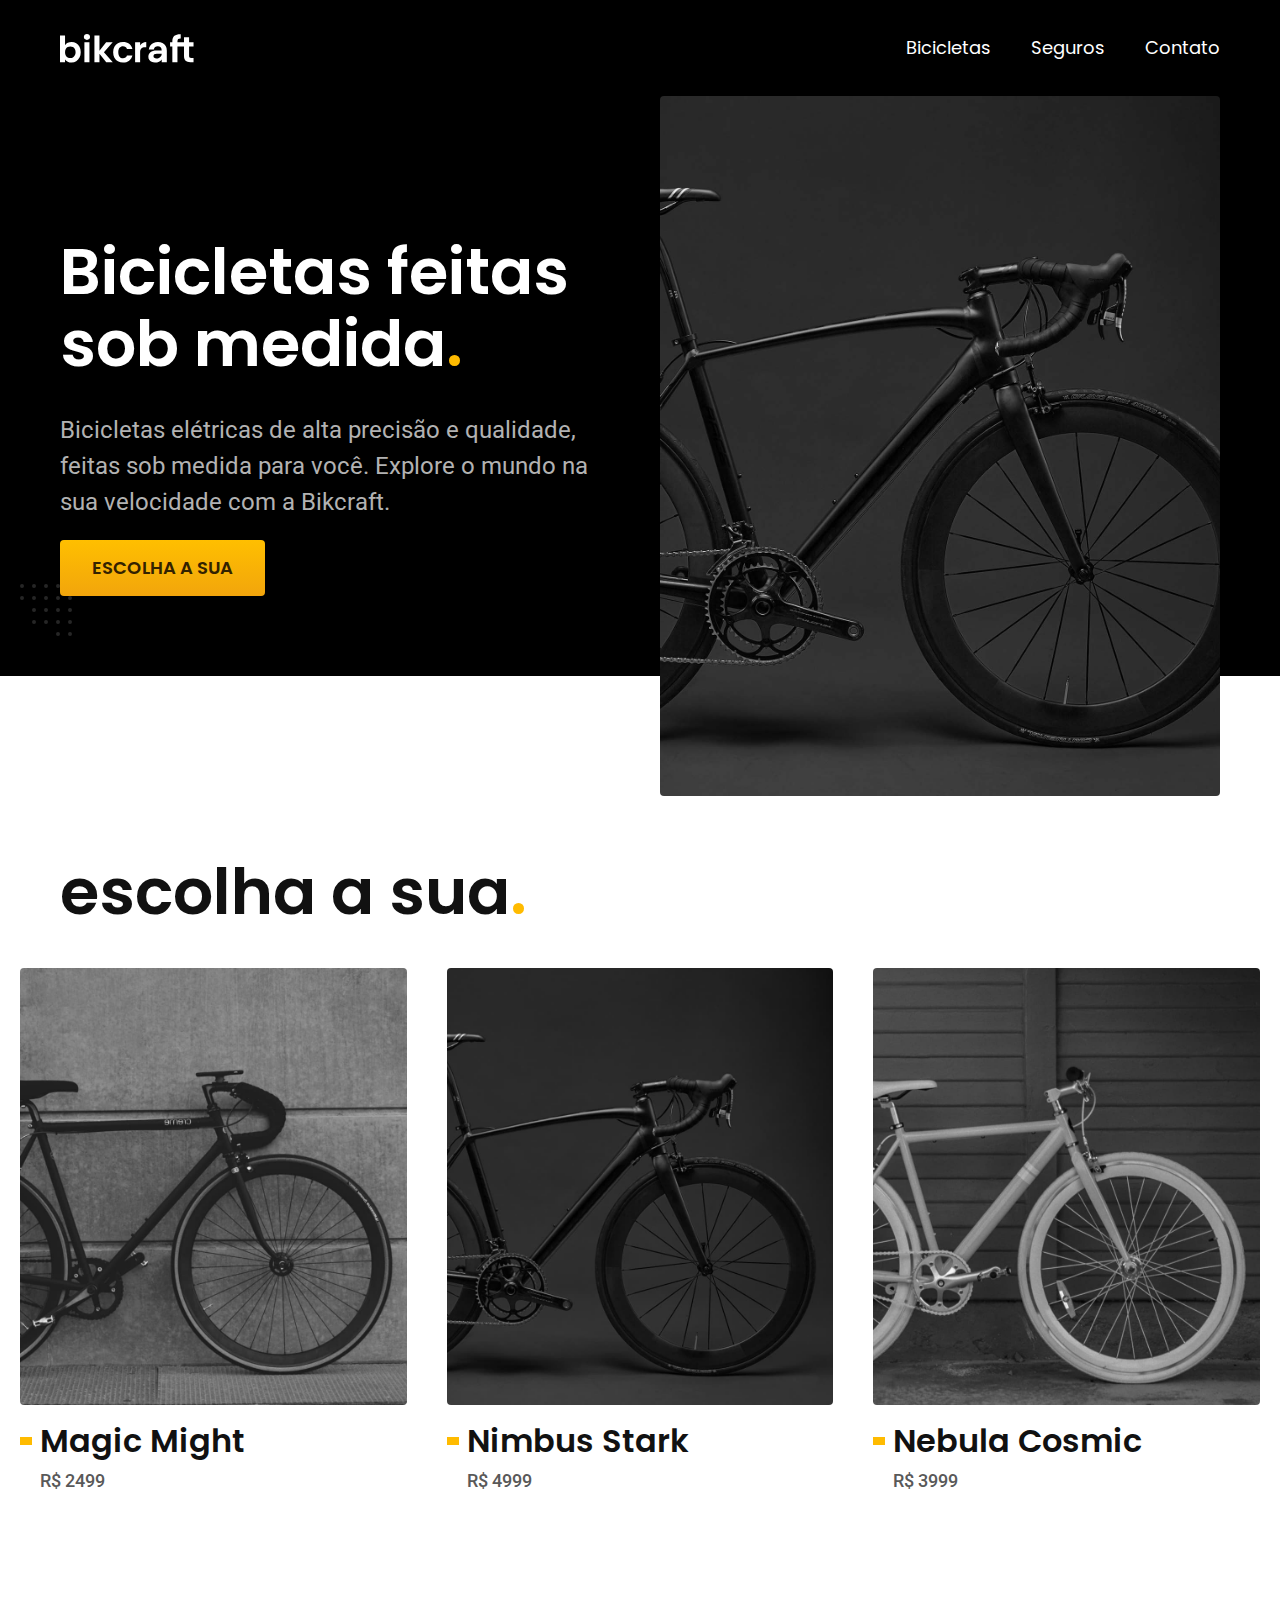
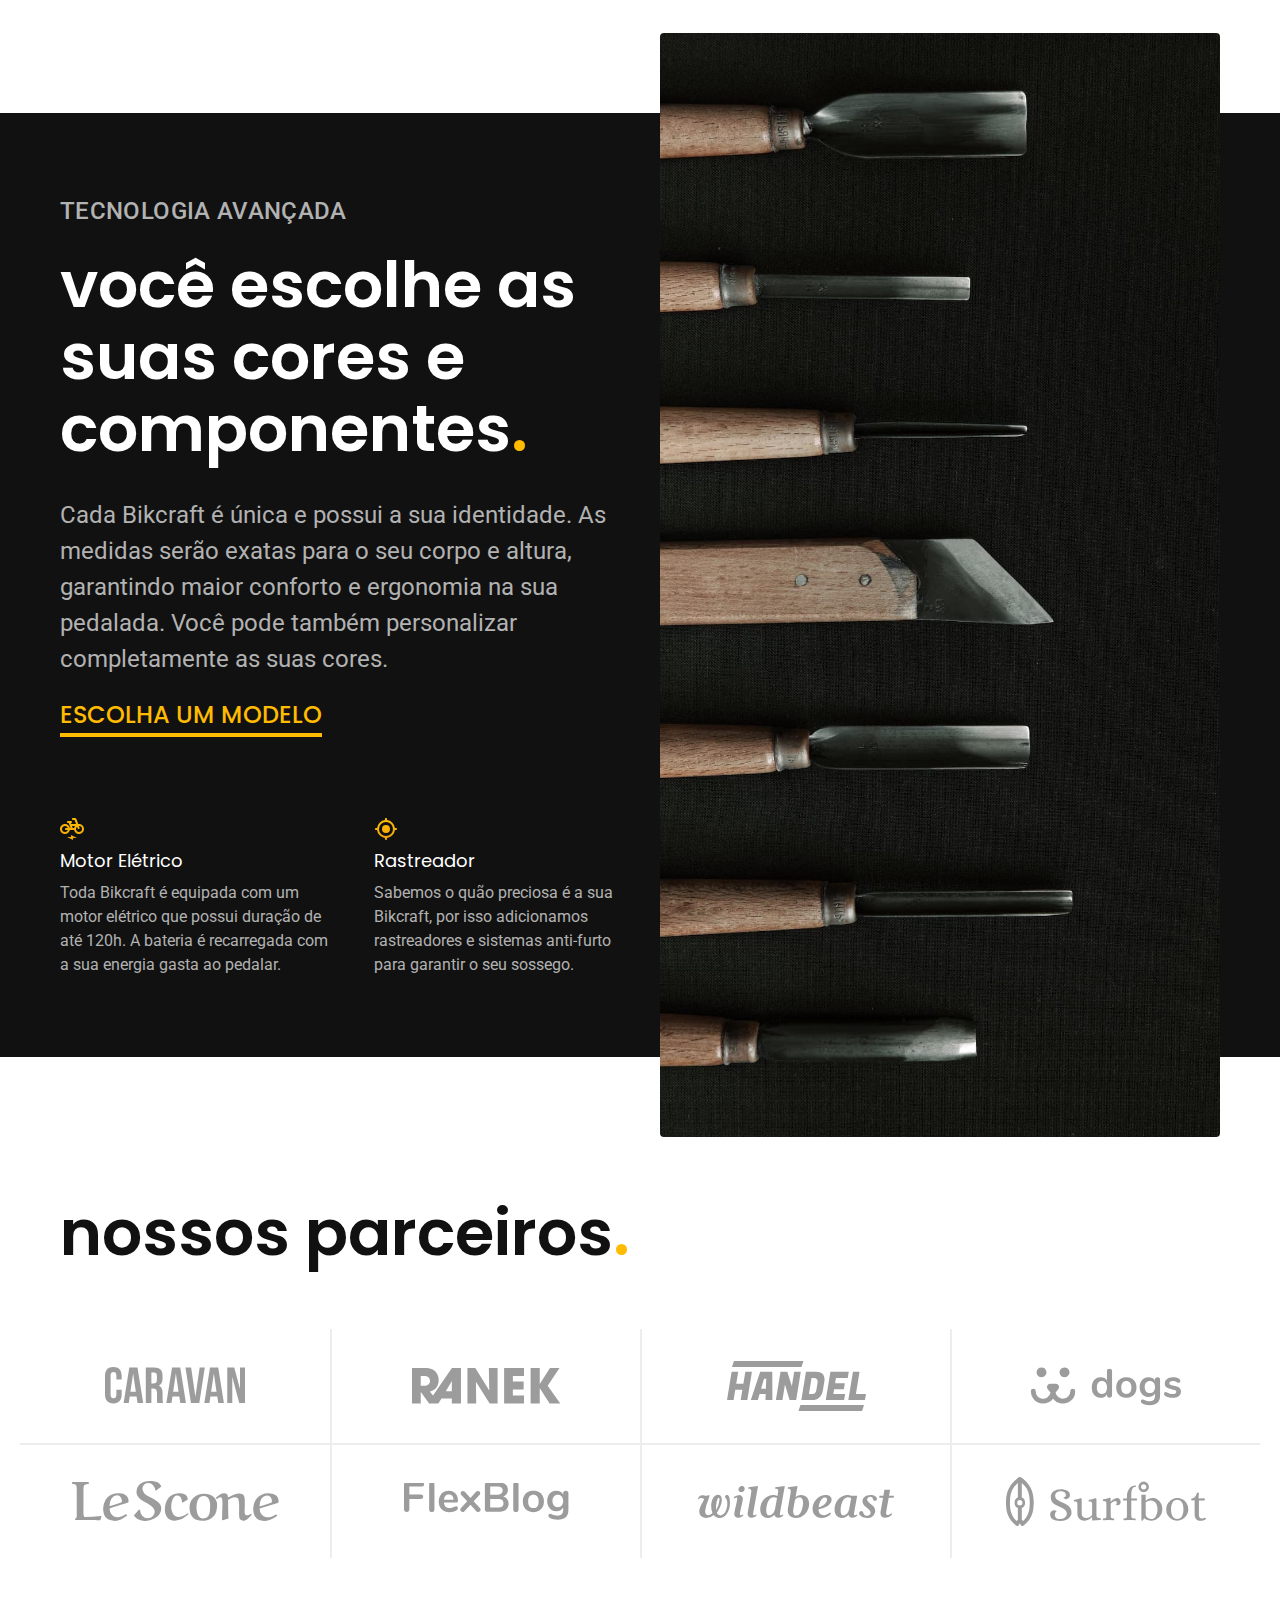
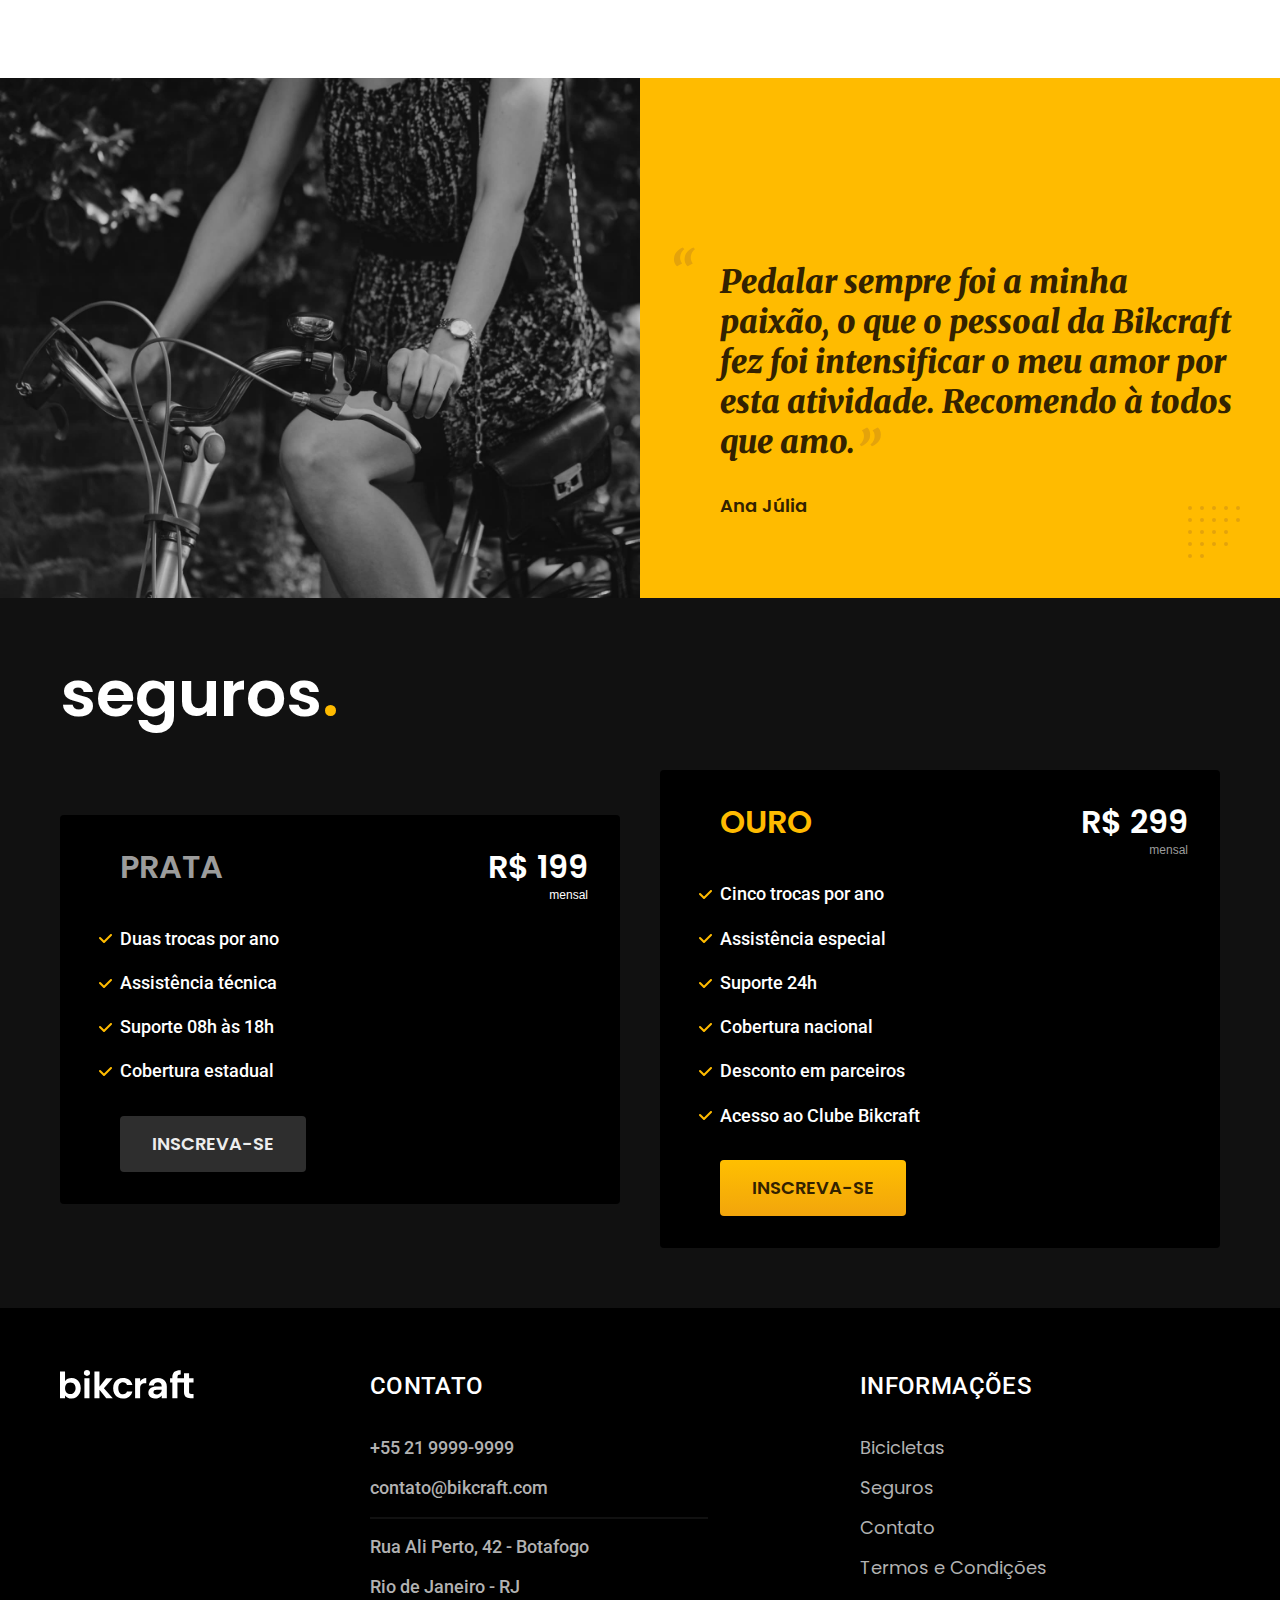
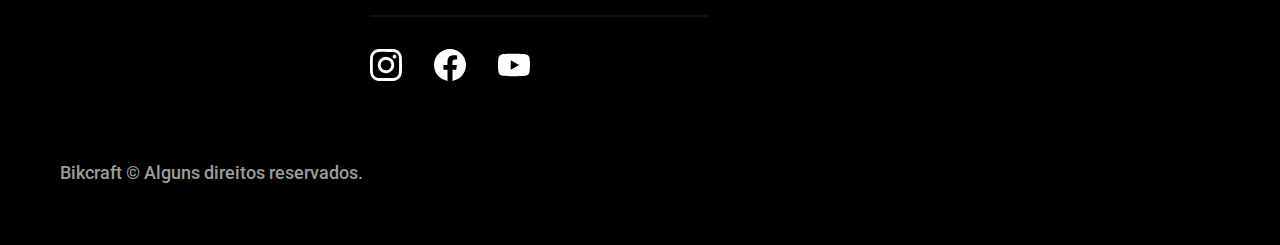
<file: index.html>
<!DOCTYPE html>

<html lang="pt-BR">
    <head>
        <meta charset="UTF-8" />
        <meta name="viewport" content="width=device-width, initial-scale=1.0" />
        <meta http-equiv="X-UA-Compatible" content="IE-edge" />
        <meta
            name="description"
            content="Bicicletas elétricas de alta precisão e qualidade, feitas sob medida para você. Explore o mundo na sua velocidade com a Bikcraft."
        />
        <title>Bikcraft - Bicicletas Elétricas</title>
        <link rel="preload" href="./css/style.css" as="style" />
        <link rel="stylesheet" href="./css/style.css" />

        <link rel="preconnect" href="https://fonts.googleapis.com" />
        <link rel="preconnect" href="https://fonts.gstatic.com" crossorigin />
        <link
            href="https://fonts.googleapis.com/css2?family=Merriweather:ital,wght@1,900&family=Poppins:wght@400;600&family=Roboto:wght@400;500&display=swap"
            rel="stylesheet"
        />
        <script>
            document.documentElement.classList.add('js');
        </script>
    </head>
    <body>
        <header class="header-bg">
            <div class="header container">
                <a href="./">
                    <img
                        src="./img/bikcraft.svg"
                        width="136"
                        height="32"
                        alt="Bikcraft"
                    />
                </a>

                <nav aria-label="primaria">
                    <ul class="header-menu font-1-m cor-0">
                        <li><a href="./bicicletas.html">Bicicletas</a></li>
                        <li><a href="./seguros.html">Seguros</a></li>
                        <li><a href="./contato.html">Contato</a></li>
                    </ul>
                </nav>
            </div>
        </header>

        <main class="introducao-bg">
            <div class="introducao container">
                <div class="introducao-conteudo">
                    <h1 class="font-1-xxl cor-0 fadeInDown" data-anime="200">
                        Bicicletas feitas sob medida<span class="cor-p1">.</span>
                    </h1>
                    <p class="font-2-l cor-5 fadeInDown" data-anime="400">
                        Bicicletas elétricas de alta precisão e qualidade, feitas sob
                        medida para você. Explore o mundo na sua velocidade com a
                        Bikcraft.
                    </p>
                    <a class="botao fadeInDown" data-anime="600" href="./bicicletas.html"
                        >Escolha a sua</a
                    >
                </div>

                <picture class="fadeInDown" data-anime="800">
                    <source
                        media="(max-width: 800px)"
                        srcset="./img/bicicletas/nimbus.jpg"
                    />
                    <img
                        src="./img/fotos/introducao.jpg"
                        alt="Bicicleta elétrica preta."
                    />
                </picture>
            </div>
        </main>

        <article class="bicicletas-lista">
            <h2 class="container font-1-xxl">
                escolha a sua<span class="cor-p1">.</span>
            </h2>

            <ul>
                <li>
                    <a href="./bicicletas/magic.html">
                        <img
                            src="./img/bicicletas/magic-home.jpg"
                            width="920"
                            height="1040"
                            alt="Bicicleta preta"
                        />
                        <h3 class="font-1-xl">Magic Might</h3>
                        <span class="font-2-m cor-8">R$ 2499</span>
                    </a>
                </li>
                <li>
                    <a href="./bicicletas/nimbus.html">
                        <img
                            src="./img/bicicletas/nimbus-home.jpg"
                            width="920"
                            height="1040"
                            alt="Bicicleta preta"
                        />
                        <h3 class="font-1-xl">Nimbus Stark</h3>
                        <span class="font-2-m cor-8">R$ 4999</span>
                    </a>
                </li>
                <li>
                    <a href="./bicicletas/nebula.html">
                        <img
                            src="./img/bicicletas/nebula-home.jpg"
                            width="920"
                            height="1040"
                            alt="Bicicleta preta"
                        />
                        <h3 class="font-1-xl">Nebula Cosmic</h3>
                        <span class="font-2-m cor-8">R$ 3999</span>
                    </a>
                </li>
            </ul>
        </article>

        <article class="tecnologia-bg">
            <div class="tecnologia container">
                <div class="tecnologia-conteudo">
                    <span class="cor-5 font-2-l-b">Tecnologia Avançada</span>
                    <h2 class="cor-0 font-1-xxl">
                        você escolhe as suas cores e componentes<span class="cor-p1"
                            >.</span
                        >
                    </h2>
                    <p class="cor-5 font-2-l">
                        Cada Bikcraft é única e possui a sua identidade. As medidas serão
                        exatas para o seu corpo e altura, garantindo maior conforto e
                        ergonomia na sua pedalada. Você pode também personalizar
                        completamente as suas cores.
                    </p>
                    <a class="link" href="./bicicletas.html">Escolha um modelo</a>

                    <div class="tecnologia-vantagens">
                        <div>
                            <img
                                src="./img/icones/eletrica.svg"
                                width="32"
                                height="32"
                                alt=""
                            />
                            <h3 class="cor-0 font-1-m">Motor Elétrico</h3>
                            <p class="cor-5 font-2-s">
                                Toda Bikcraft é equipada com um motor elétrico que possui
                                duração de até 120h. A bateria é recarregada com a sua
                                energia gasta ao pedalar.
                            </p>
                        </div>

                        <div>
                            <img
                                src="./img/icones/rastreador.svg"
                                width="32"
                                height="32"
                                alt=""
                            />
                            <h3 class="cor-0 font-1-m">Rastreador</h3>
                            <p class="cor-5 font-2-s">
                                Sabemos o quão preciosa é a sua Bikcraft, por isso
                                adicionamos rastreadores e sistemas anti-furto para
                                garantir o seu sossego.
                            </p>
                        </div>
                    </div>
                </div>

                <div class="tecnologia-imagem">
                    <img
                        src="./img/fotos/tecnologia.jpg"
                        width="1200"
                        height="1920"
                        alt=""
                    />
                </div>
            </div>
        </article>

        <section class="parceiros" aria-label="Nossos Parceiros">
            <h2 class="font-1-xxl container">
                nossos parceiros<span class="cor-p1">.</span>
            </h2>

            <ul>
                <li>
                    <img
                        src="./img/parceiros/caravan.svg"
                        width="140"
                        height="38"
                        alt="caravan"
                    />
                </li>
                <li>
                    <img
                        src="./img/parceiros/ranek.svg"
                        width="149"
                        height="36"
                        alt="ranek"
                    />
                </li>
                <li>
                    <img
                        src="./img/parceiros/handel.svg"
                        width="139"
                        height="50"
                        alt="handel"
                    />
                </li>
                <li>
                    <img
                        src="./img/parceiros/dogs.svg"
                        width="152"
                        height="39"
                        alt="dogs"
                    />
                </li>
                <li>
                    <img
                        src="./img/parceiros/lescone.svg"
                        width="208"
                        height="41"
                        alt="lescone"
                    />
                </li>
                <li>
                    <img
                        src="./img/parceiros/flexblog.svg"
                        width="165"
                        height="38"
                        alt="flexblog"
                    />
                </li>
                <li>
                    <img
                        src="./img/parceiros/wildbeast.svg"
                        width="196"
                        height="34"
                        alt="wildbeast"
                    />
                </li>
                <li>
                    <img
                        src="./img/parceiros/surfbot.svg"
                        width="200"
                        height="49"
                        alt="surfbot"
                    />
                </li>
            </ul>
        </section>

        <section class="depoimento" aria-label="Depoimento">
            <div>
                <img
                    src="./img/fotos/depoimento.jpg"
                    width="1560"
                    height="1360"
                    alt="Pessoa pedalando um bicicleta Bikcraft"
                />
            </div>
            <div class="depoimento-conteudo">
                <blockquote class="cor-p5 font-1-xl">
                    <p>
                        Pedalar sempre foi a minha paixão, o que o pessoal da Bikcraft fez
                        foi intensificar o meu amor por esta atividade. Recomendo à todos
                        que amo.
                    </p>
                </blockquote>
                <span class="font-1-m-b cor-p5">Ana Júlia</span>
            </div>
        </section>

        <article class="seguros-bg">
            <div class="seguros container">
                <h2 class="font-1-xxl cor-0">seguros<span class="cor-p1">.</span></h2>

                <div class="seguros-item">
                    <h3 class="font-1-xl cor-6">PRATA</h3>
                    <span class="font-1-xl cor-0"
                        >R$ 199 <span class="font-1-xs">mensal</span></span
                    >
                    <ul class="font-2-m cor-0">
                        <li>Duas trocas por ano</li>
                        <li>Assistência técnica</li>
                        <li>Suporte 08h às 18h</li>
                        <li>Cobertura estadual</li>
                    </ul>
                    <a class="botao-secundario" href="./orcamento.html">Inscreva-se</a>
                </div>

                <div class="seguros-item">
                    <h3 class="font-1-xl cor-p1">OURO</h3>
                    <span class="font-1-xl cor-0"
                        >R$ 299 <span class="font-1-xs cor-6">mensal</span></span
                    >
                    <ul class="font-2-m cor-0">
                        <li>Cinco trocas por ano</li>
                        <li>Assistência especial</li>
                        <li>Suporte 24h</li>
                        <li>Cobertura nacional</li>
                        <li>Desconto em parceiros</li>
                        <li>Acesso ao Clube Bikcraft</li>
                    </ul>
                    <a class="botao" href="./orcamento.html">Inscreva-se</a>
                </div>
            </div>
        </article>

        <footer class="footer-bg">
            <div class="footer container">
                <img src="./img/bikcraft.svg" width="136" height="32" alt="Bikcraft" />
                <div class="footer-contato">
                    <h3 class="font-2-l-b cor-0">Contato</h3>
                    <ul class="font-2-m cor-5">
                        <li><a href="tel:+552199999999">+55 21 9999-9999</a></li>
                        <li>
                            <a href="mailto:contato@bikcraft.com">contato@bikcraft.com</a>
                        </li>
                        <li>Rua Ali Perto, 42 - Botafogo</li>
                        <li>Rio de Janeiro - RJ</li>
                    </ul>
                    <div class="footer-redes">
                        <a href="./"
                            ><img
                                src="./img/redes/instagram.svg"
                                width="32"
                                height="32"
                                alt="Instagram"
                        /></a>
                        <a href="./"
                            ><img
                                src="./img/redes/facebook.svg"
                                width="32"
                                height="32"
                                alt="Facebook"
                        /></a>
                        <a href="./"
                            ><img
                                src="./img/redes/youtube.svg"
                                width="32"
                                height="32"
                                alt="Youtube"
                        /></a>
                    </div>
                </div>
                <div class="footer-informacoes">
                    <h3 class="font-2-l-b cor-0">Informações</h3>
                    <nav>
                        <ul class="font-1-m cor-5">
                            <li><a href="./bicicletas.html">Bicicletas</a></li>
                            <li><a href="./seguros.html">Seguros</a></li>
                            <li><a href="./contato.html">Contato</a></li>
                            <li><a href="./termos.html">Termos e Condições</a></li>
                        </ul>
                    </nav>
                </div>
                <p class="footer-copy font-2-m cor-6">
                    Bikcraft © Alguns direitos reservados.
                </p>
            </div>
        </footer>

        <script src="./js/plugins/simple-anime.js"></script>
        <script src="./js/script.js"></script>
    </body>
</html>
</file>
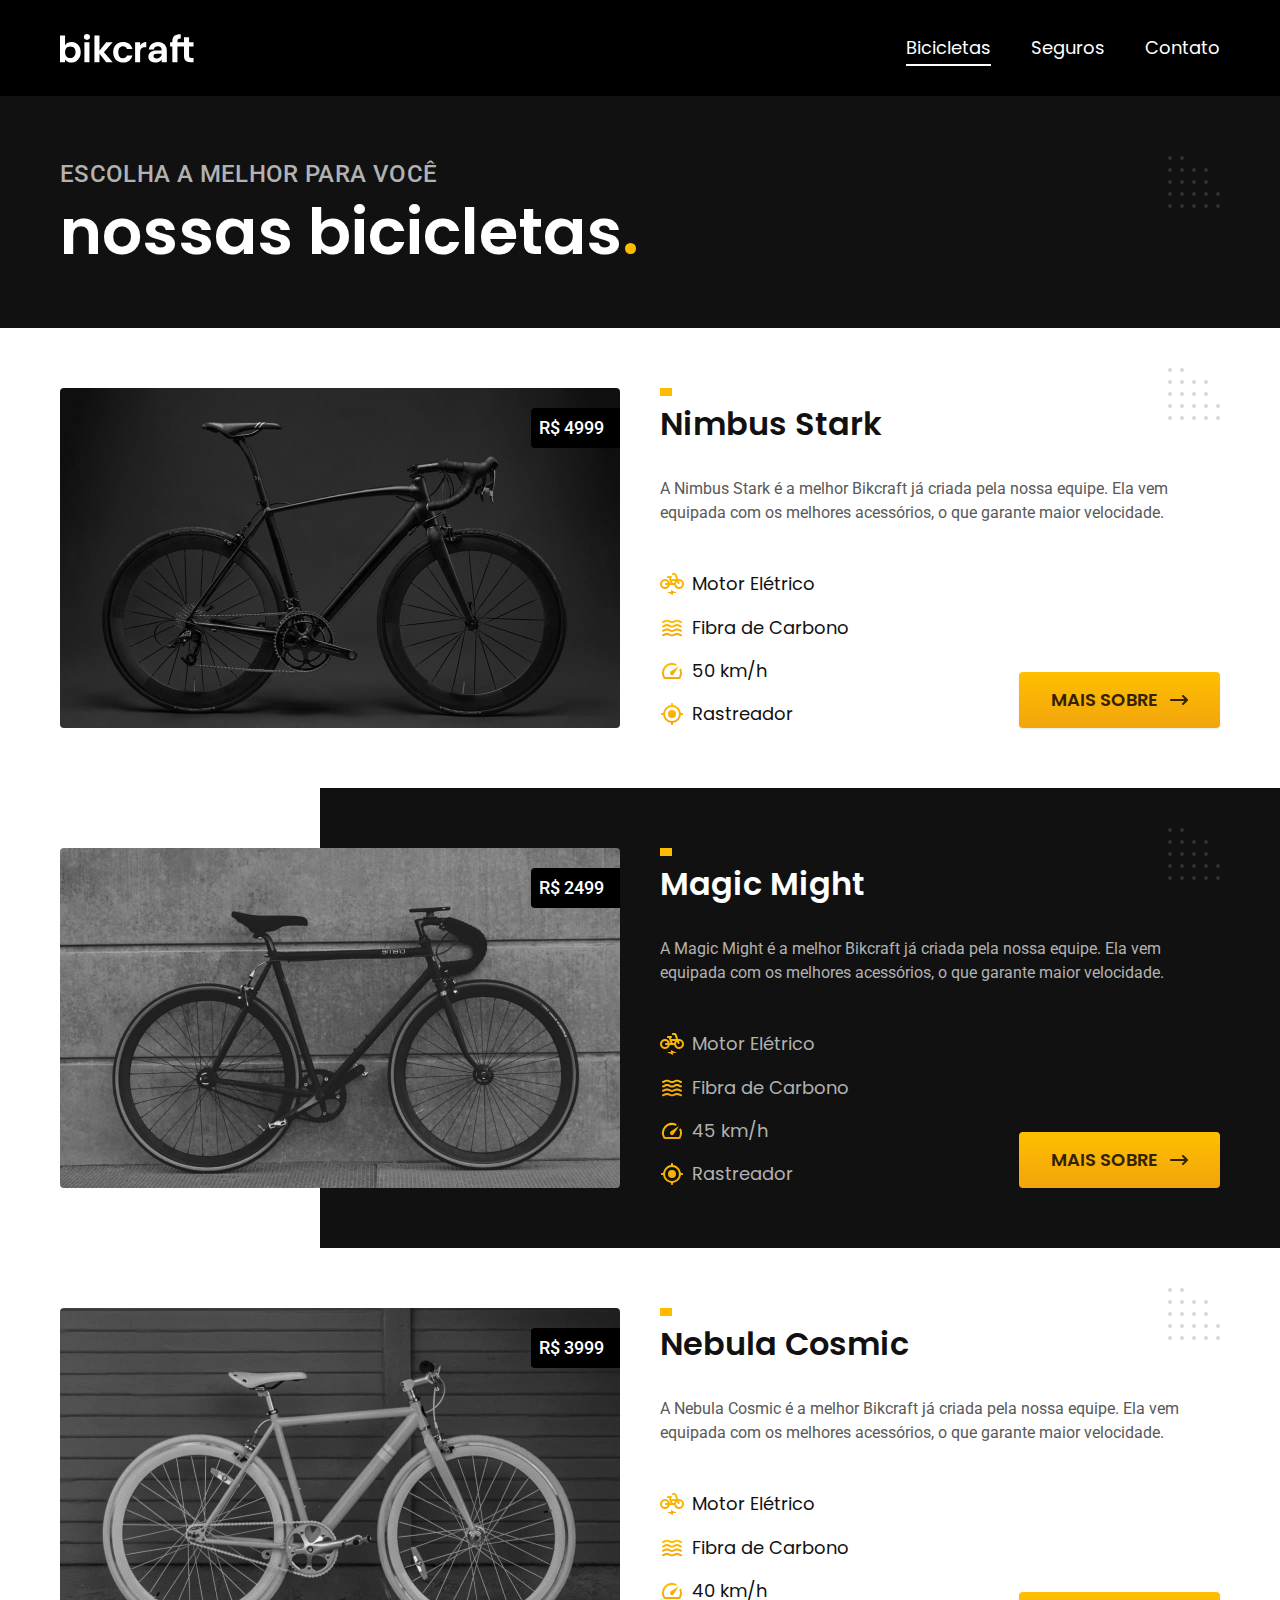
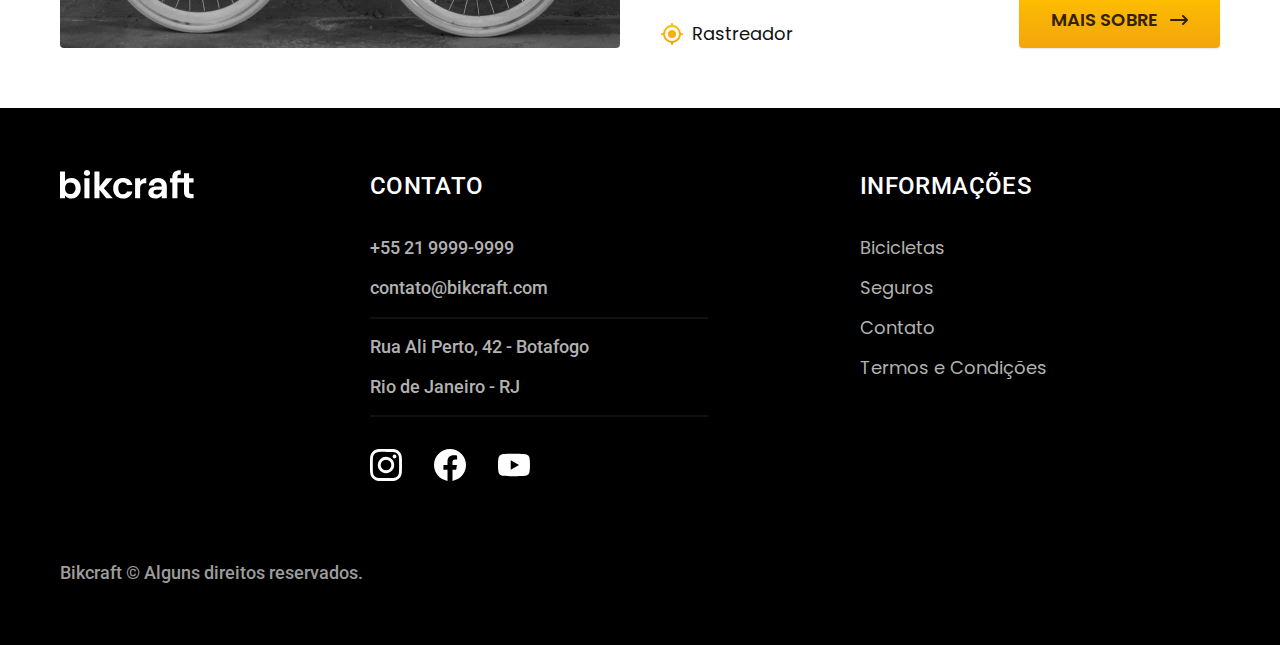
<file: bicicletas.html>
<!DOCTYPE html>

<html lang="pt-BR">
    <head>
        <meta charset="UTF-8" />
        <meta name="viewport" content="width=device-width, initial-scale=1.0" />
        <meta http-equiv="X-UA-Compatible" content="IE-edge" />
        <meta name="description" content="Termos e condições" />
        <title>Bicicletas | Bikcraft</title>
        <link rel="preload" href="./css/style.css" as="style" />
        <link rel="stylesheet" href="./css/style.css" />

        <link rel="preconnect" href="https://fonts.googleapis.com" />
        <link rel="preconnect" href="https://fonts.gstatic.com" crossorigin />
        <link
            href="https://fonts.googleapis.com/css2?family=Merriweather:ital,wght@1,900&family=Poppins:wght@400;600&family=Roboto:wght@400;500&display=swap"
            rel="stylesheet"
        />
        <script>
            document.documentElement.classList.add('js');
        </script>
    </head>
    <body>
        <header class="header-bg">
            <div class="header container">
                <a href="./">
                    <img
                        src="./img/bikcraft.svg"
                        width="136"
                        height="32"
                        alt="Bikcraft"
                    />
                </a>

                <nav aria-label="primaria">
                    <ul class="header-menu font-1-m cor-0">
                        <li><a href="./bicicletas.html">Bicicletas</a></li>
                        <li><a href="./seguros.html">Seguros</a></li>
                        <li><a href="./contato.html">Contato</a></li>
                    </ul>
                </nav>
            </div>
        </header>

        <main>
            <div class="titulo-bg">
                <div class="titulo container">
                    <p class="font-2-l-b cor-5">Escolha a melhor para você</p>
                    <h1 class="font-1-xxl cor-0">
                        nossas bicicletas<span class="cor-p1">.</span>
                    </h1>
                </div>
            </div>

            <div class="bicicletas container">
                <div class="bicicletas-imagem">
                    <img
                        src="./img/bicicletas/nimbus.jpg"
                        width="1120"
                        height="680"
                        alt="Bicicleta preta"
                    />
                    <span class="font-2-m cor-0">R$ 4999</span>
                </div>
                <div class="bicicletas-conteudo">
                    <h2 class="font-1-xl">Nimbus Stark</h2>
                    <p class="font-2-s cor-8">
                        A Nimbus Stark é a melhor Bikcraft já criada pela nossa equipe.
                        Ela vem equipada com os melhores acessórios, o que garante maior
                        velocidade.
                    </p>
                    <ul class="font-1-m cor8">
                        <li>
                            <img
                                src="./img/icones/eletrica.svg"
                                width="32"
                                height="32"
                                alt=""
                            />
                            Motor Elétrico
                        </li>
                        <li>
                            <img
                                src="./img/icones/carbono.svg"
                                width="32"
                                height="32"
                                alt=""
                            />
                            Fibra de Carbono
                        </li>
                        <li>
                            <img
                                src="./img/icones/velocidade.svg"
                                width="32"
                                height="32"
                                alt=""
                            />
                            50 km/h
                        </li>
                        <li>
                            <img
                                src="./img/icones/rastreador.svg"
                                width="32"
                                height="32"
                                alt=""
                            />
                            Rastreador
                        </li>
                    </ul>
                    <a class="botao seta" href="./bicicletas/nimbus.html">Mais Sobre</a>
                </div>
            </div>

            <div class="bicicletas-bg">
                <div class="bicicletas container">
                    <div class="bicicletas-imagem">
                        <img
                            src="./img/bicicletas/magic.jpg"
                            width="1120"
                            height="680"
                            alt="Bicicleta preta"
                        />
                        <span class="font-2-m cor-0">R$ 2499</span>
                    </div>
                    <div class="bicicletas-conteudo">
                        <h2 class="font-1-xl cor-0">Magic Might</h2>
                        <p class="font-2-s cor-5">
                            A Magic Might é a melhor Bikcraft já criada pela nossa equipe.
                            Ela vem equipada com os melhores acessórios, o que garante
                            maior velocidade.
                        </p>
                        <ul class="font-1-m cor-5">
                            <li>
                                <img
                                    src="./img/icones/eletrica.svg"
                                    width="32"
                                    height="32"
                                    alt=""
                                />
                                Motor Elétrico
                            </li>
                            <li>
                                <img
                                    src="./img/icones/carbono.svg"
                                    width="32"
                                    height="32"
                                    alt=""
                                />
                                Fibra de Carbono
                            </li>
                            <li>
                                <img
                                    src="./img/icones/velocidade.svg"
                                    width="32"
                                    height="32"
                                    alt=""
                                />
                                45 km/h
                            </li>
                            <li>
                                <img
                                    src="./img/icones/rastreador.svg"
                                    width="32"
                                    height="32"
                                    alt=""
                                />
                                Rastreador
                            </li>
                        </ul>
                        <a class="botao seta" href="./bicicletas/magic.html"
                            >Mais Sobre</a
                        >
                    </div>
                </div>
            </div>

            <div class="bicicletas container">
                <div class="bicicletas-imagem">
                    <img
                        src="./img/bicicletas/nebula.jpg"
                        width="1120"
                        height="680"
                        alt="Bicicleta preta"
                    />
                    <span class="font-2-m cor-0">R$ 3999</span>
                </div>
                <div class="bicicletas-conteudo">
                    <h2 class="font-1-xl">Nebula Cosmic</h2>
                    <p class="font-2-s cor-8">
                        A Nebula Cosmic é a melhor Bikcraft já criada pela nossa equipe.
                        Ela vem equipada com os melhores acessórios, o que garante maior
                        velocidade.
                    </p>
                    <ul class="font-1-m cor8">
                        <li>
                            <img
                                src="./img/icones/eletrica.svg"
                                width="32"
                                height="32"
                                alt=""
                            />
                            Motor Elétrico
                        </li>
                        <li>
                            <img
                                src="./img/icones/carbono.svg"
                                width="32"
                                height="32"
                                alt=""
                            />
                            Fibra de Carbono
                        </li>
                        <li>
                            <img
                                src="./img/icones/velocidade.svg"
                                width="32"
                                height="32"
                                alt=""
                            />
                            40 km/h
                        </li>
                        <li>
                            <img
                                src="./img/icones/rastreador.svg"
                                width="32"
                                height="32"
                                alt=""
                            />
                            Rastreador
                        </li>
                    </ul>
                    <a class="botao seta" href="./bicicletas/nebula.html">Mais Sobre</a>
                </div>
            </div>
        </main>

        <footer class="footer-bg">
            <div class="footer container">
                <img src="./img/bikcraft.svg" width="136" height="32" alt="Bikcraft" />
                <div class="footer-contato">
                    <h3 class="font-2-l-b cor-0">Contato</h3>
                    <ul class="font-2-m cor-5">
                        <li><a href="tel:+552199999999">+55 21 9999-9999</a></li>
                        <li>
                            <a href="mailto:contato@bikcraft.com">contato@bikcraft.com</a>
                        </li>
                        <li>Rua Ali Perto, 42 - Botafogo</li>
                        <li>Rio de Janeiro - RJ</li>
                    </ul>
                    <div class="footer-redes">
                        <a href="./"
                            ><img
                                src="./img/redes/instagram.svg"
                                width="32"
                                height="32"
                                alt="Instagram"
                        /></a>
                        <a href="./"
                            ><img
                                src="./img/redes/facebook.svg"
                                width="32"
                                height="32"
                                alt="Facebook"
                        /></a>
                        <a href="./"
                            ><img
                                src="./img/redes/youtube.svg"
                                width="32"
                                height="32"
                                alt="Youtube"
                        /></a>
                    </div>
                </div>
                <div class="footer-informacoes">
                    <h3 class="font-2-l-b cor-0">Informações</h3>
                    <nav>
                        <ul class="font-1-m cor-5">
                            <li><a href="./bicicletas.html">Bicicletas</a></li>
                            <li><a href="./seguros.html">Seguros</a></li>
                            <li><a href="./contato.html">Contato</a></li>
                            <li><a href="./termos.html">Termos e Condições</a></li>
                        </ul>
                    </nav>
                </div>
                <p class="footer-copy font-2-m cor-6">
                    Bikcraft © Alguns direitos reservados.
                </p>
            </div>
        </footer>

        <script src="./js/script.js"></script>
    </body>
</html>
</file>
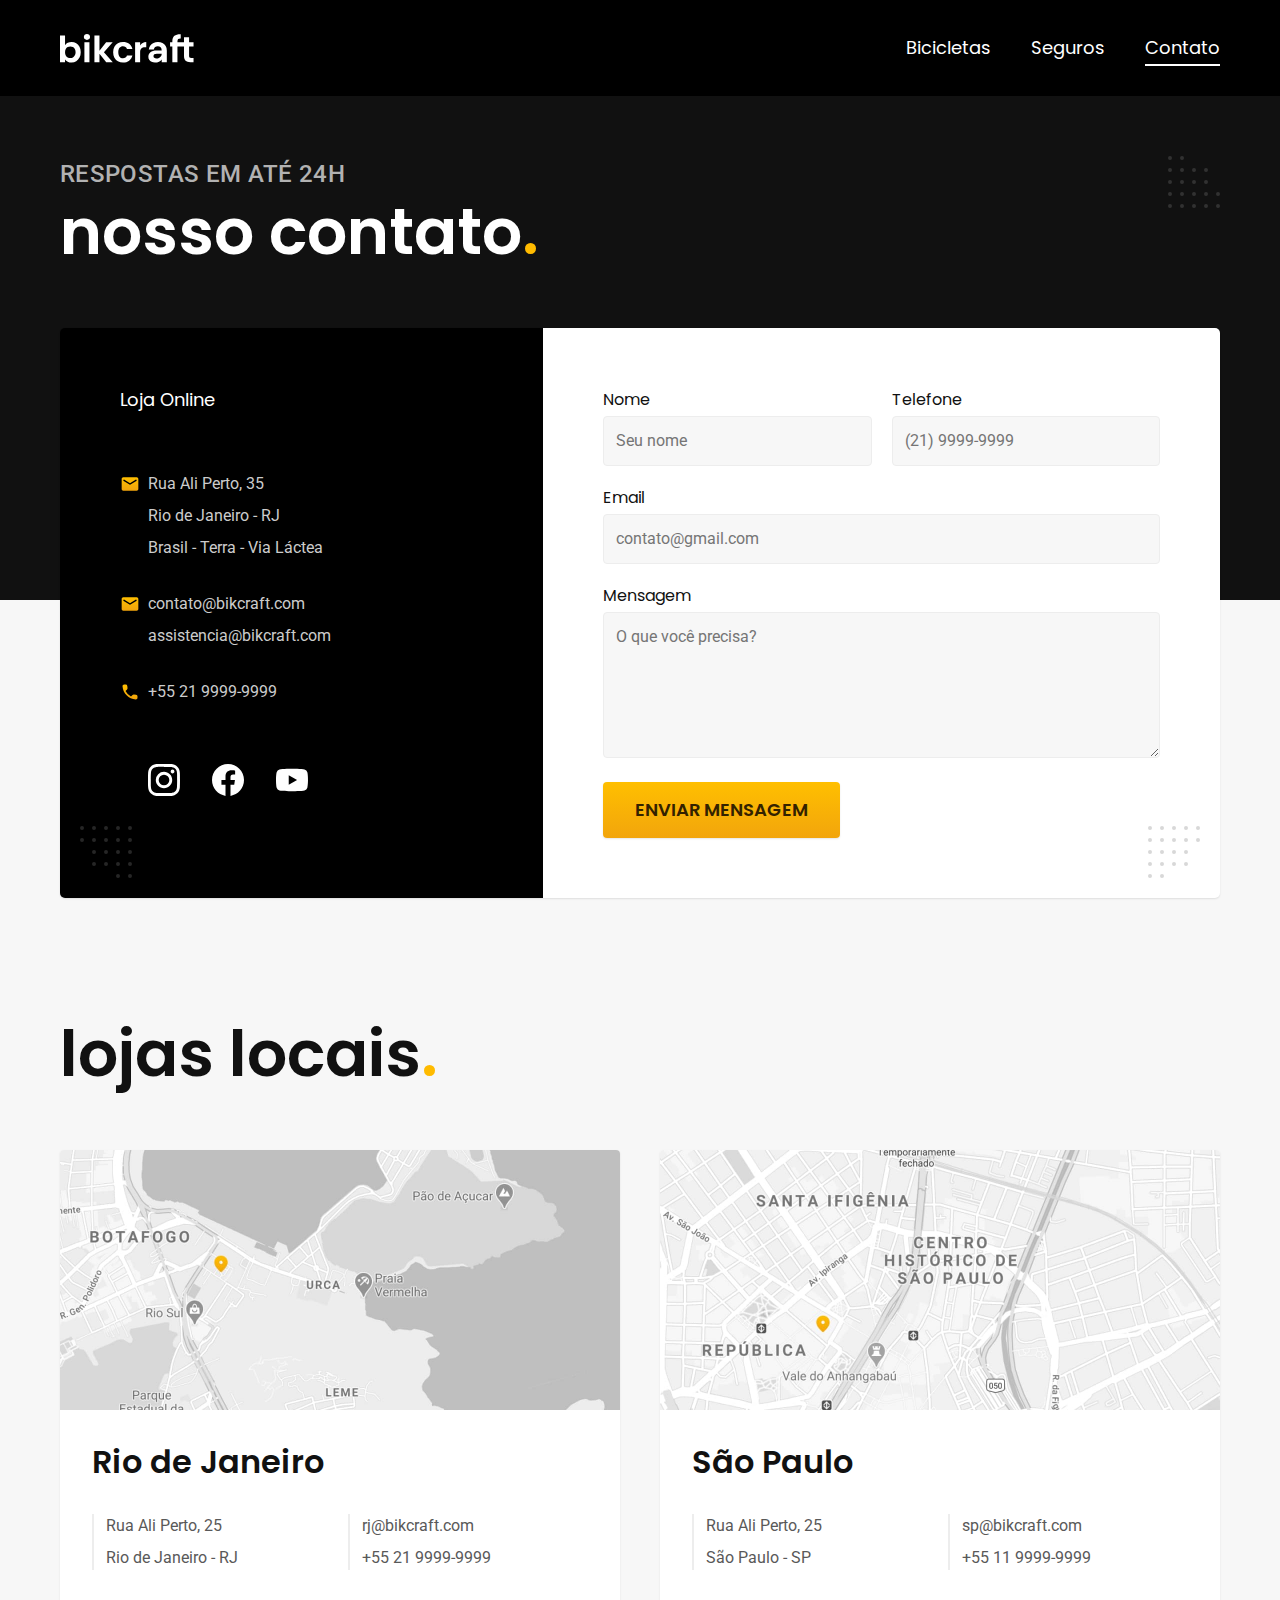
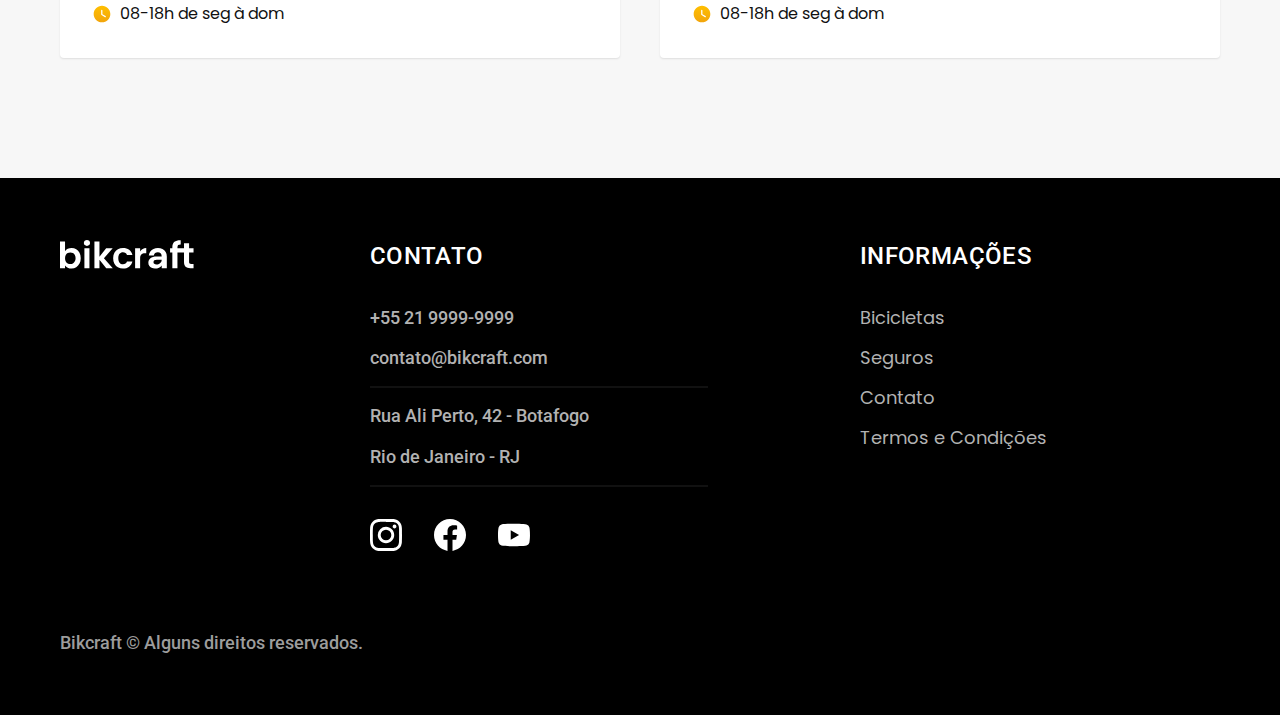
<file: contato.html>
<!DOCTYPE html>

<html lang="pt-BR">
    <head>
        <meta charset="UTF-8" />
        <meta name="viewport" content="width=device-width, initial-scale=1.0" />
        <meta http-equiv="X-UA-Compatible" content="IE-edge" />
        <meta name="description" content="Termos e condições" />
        <title>Contato | Bikcraft</title>
        <link rel="preload" href="./css/style.css" as="style" />
        <link rel="stylesheet" href="./css/style.css" />

        <link rel="preconnect" href="https://fonts.googleapis.com" />
        <link rel="preconnect" href="https://fonts.gstatic.com" crossorigin />
        <link
            href="https://fonts.googleapis.com/css2?family=Merriweather:ital,wght@1,900&family=Poppins:wght@400;600&family=Roboto:wght@400;500&display=swap"
            rel="stylesheet"
        />
        <script>
            document.documentElement.classList.add('js');
        </script>
    </head>
    <body id="contato">
        <header class="header-bg">
            <div class="header container">
                <a href="./">
                    <img
                        src="./img/bikcraft.svg"
                        width="136"
                        height="32"
                        alt="Bikcraft"
                    />
                </a>

                <nav aria-label="primaria">
                    <ul class="header-menu font-1-m cor-0">
                        <li><a href="./bicicletas.html">Bicicletas</a></li>
                        <li><a href="./seguros.html">Seguros</a></li>
                        <li><a href="./contato.html">Contato</a></li>
                    </ul>
                </nav>
            </div>
        </header>

        <main>
            <div class="titulo-bg">
                <div class="titulo container">
                    <p class="font-2-l-b cor-5">Respostas em até 24h</p>
                    <h1 class="font-1-xxl cor-0">
                        nosso contato<span class="cor-p1">.</span>
                    </h1>
                </div>
            </div>

            <div class="contato container">
                <section class="contato-dados" aria-label="Endereço">
                    <h2 class="font-1-m cor-0">Loja Online</h2>
                    <div class="contato-endereco font-2-s cor-4">
                        <p>Rua Ali Perto, 35</p>
                        <p>Rio de Janeiro - RJ</p>
                        <p>Brasil - Terra - Via Láctea</p>
                    </div>
                    <address class="contato-meios font-2-s cor-4">
                        <a href="mailto:contato@bikcraft.com">contato@bikcraft.com</a>
                        <a href="mailto:assistencia@bikcraft.com">
                            assistencia@bikcraft.com
                        </a>
                        <a href="tel:+552199999999">+55 21 9999-9999</a>
                    </address>
                    <div class="contato-redes">
                        <a href="./">
                            <img
                                src="./img/redes/instagram.svg"
                                width="32"
                                height="32"
                                alt="Instagram"
                            />
                        </a>
                        <a href="./">
                            <img
                                src="./img/redes/facebook.svg"
                                width="32"
                                height="32"
                                alt="Facebook"
                            />
                        </a>
                        <a href="./">
                            <img
                                src="./img/redes/youtube.svg"
                                width="32"
                                height="32"
                                alt="Youtube"
                            />
                        </a>
                    </div>
                </section>

                <section class="contato-formulario" aria-label="Formulario">
                    <form class="form" action="./contato.html">
                        <div>
                            <label for="nome">Nome</label>
                            <input
                                type="text"
                                name="nome"
                                id="nome"
                                placeholder="Seu nome"
                            />
                        </div>
                        <div>
                            <label for="telefone">Telefone</label>
                            <input
                                type="text"
                                name="telefone"
                                id="telefone"
                                placeholder="(21) 9999-9999"
                            />
                        </div>
                        <div class="col-2">
                            <label for="email">Email</label>
                            <input
                                type="text"
                                name="email"
                                id="email"
                                placeholder="contato@gmail.com"
                            />
                        </div>
                        <div class="col-2">
                            <label for="mensagem">Mensagem</label>
                            <textarea
                                name="mensagem"
                                id="mensagem"
                                rows="5"
                                placeholder="O que você precisa?"
                            ></textarea>
                        </div>
                        <button class="botao col-2">Enviar Mensagem</button>
                    </form>
                </section>
            </div>
        </main>

        <article class="lojas container">
            <h2 class="font-1-xxl">lojas locais<span class="cor-p1">.</span></h2>

            <div class="lojas-item">
                <img
                    src="./img/lojas/rj.jpg"
                    width="1120"
                    height="520"
                    alt="mapa marcando o endereço em Rua Ali Perto, 25 - Rio de Janeiro - RJ"
                />

                <div class="lojas-conteudo">
                    <h3 class="font-1-xl">Rio de Janeiro</h3>

                    <div class="lojas-dados font-2-s cor-8">
                        <p>Rua Ali Perto, 25</p>
                        <p>Rio de Janeiro - RJ</p>
                    </div>

                    <div class="lojas-dados font-2-s cor-8">
                        <a href="mailto:rj@bikcraft.com">rj@bikcraft.com</a>
                        <a href="tel:+552199999999">+55 21 9999-9999</a>
                    </div>

                    <p class="lojas-horario font-1-s">
                        <img
                            src="./img/icones/horario.svg"
                            width="20"
                            height="20"
                            alt=""
                        />
                        08-18h de seg à dom
                    </p>
                </div>
            </div>

            <div class="lojas-item">
                <img
                    src="./img/lojas/sp.jpg"
                    width="1120"
                    height="520"
                    alt="mapa marcando o endereço em Rua Ali Perto, 25 - São Paulo - SP"
                />

                <div class="lojas-conteudo">
                    <h3 class="font-1-xl">São Paulo</h3>

                    <div class="lojas-dados font-2-s cor-8">
                        <p>Rua Ali Perto, 25</p>
                        <p>São Paulo - SP</p>
                    </div>

                    <div class="lojas-dados font-2-s cor-8">
                        <a href="mailto:sp@bikcraft.com">sp@bikcraft.com</a>
                        <a href="tel:+551199999999">+55 11 9999-9999</a>
                    </div>

                    <p class="lojas-horario font-1-s">
                        <img
                            src="./img/icones/horario.svg"
                            width="20"
                            height="20"
                            alt=""
                        />
                        08-18h de seg à dom
                    </p>
                </div>
            </div>
        </article>

        <footer class="footer-bg">
            <div class="footer container">
                <img src="./img/bikcraft.svg" width="136" height="32" alt="Bikcraft" />
                <div class="footer-contato">
                    <h3 class="font-2-l-b cor-0">Contato</h3>
                    <ul class="font-2-m cor-5">
                        <li><a href="tel:+552199999999">+55 21 9999-9999</a></li>
                        <li>
                            <a href="mailto:contato@bikcraft.com">contato@bikcraft.com</a>
                        </li>
                        <li>Rua Ali Perto, 42 - Botafogo</li>
                        <li>Rio de Janeiro - RJ</li>
                    </ul>
                    <div class="footer-redes">
                        <a href="./"
                            ><img
                                src="./img/redes/instagram.svg"
                                width="32"
                                height="32"
                                alt="Instagram"
                        /></a>
                        <a href="./"
                            ><img
                                src="./img/redes/facebook.svg"
                                width="32"
                                height="32"
                                alt="Facebook"
                        /></a>
                        <a href="./"
                            ><img
                                src="./img/redes/youtube.svg"
                                width="32"
                                height="32"
                                alt="Youtube"
                        /></a>
                    </div>
                </div>
                <div class="footer-informacoes">
                    <h3 class="font-2-l-b cor-0">Informações</h3>
                    <nav>
                        <ul class="font-1-m cor-5">
                            <li><a href="./bicicletas.html">Bicicletas</a></li>
                            <li><a href="./seguros.html">Seguros</a></li>
                            <li><a href="./contato.html">Contato</a></li>
                            <li><a href="./termos.html">Termos e Condições</a></li>
                        </ul>
                    </nav>
                </div>
                <p class="footer-copy font-2-m cor-6">
                    Bikcraft © Alguns direitos reservados.
                </p>
            </div>
        </footer>

        <script src="./js/script.js"></script>
    </body>
</html>
</file>
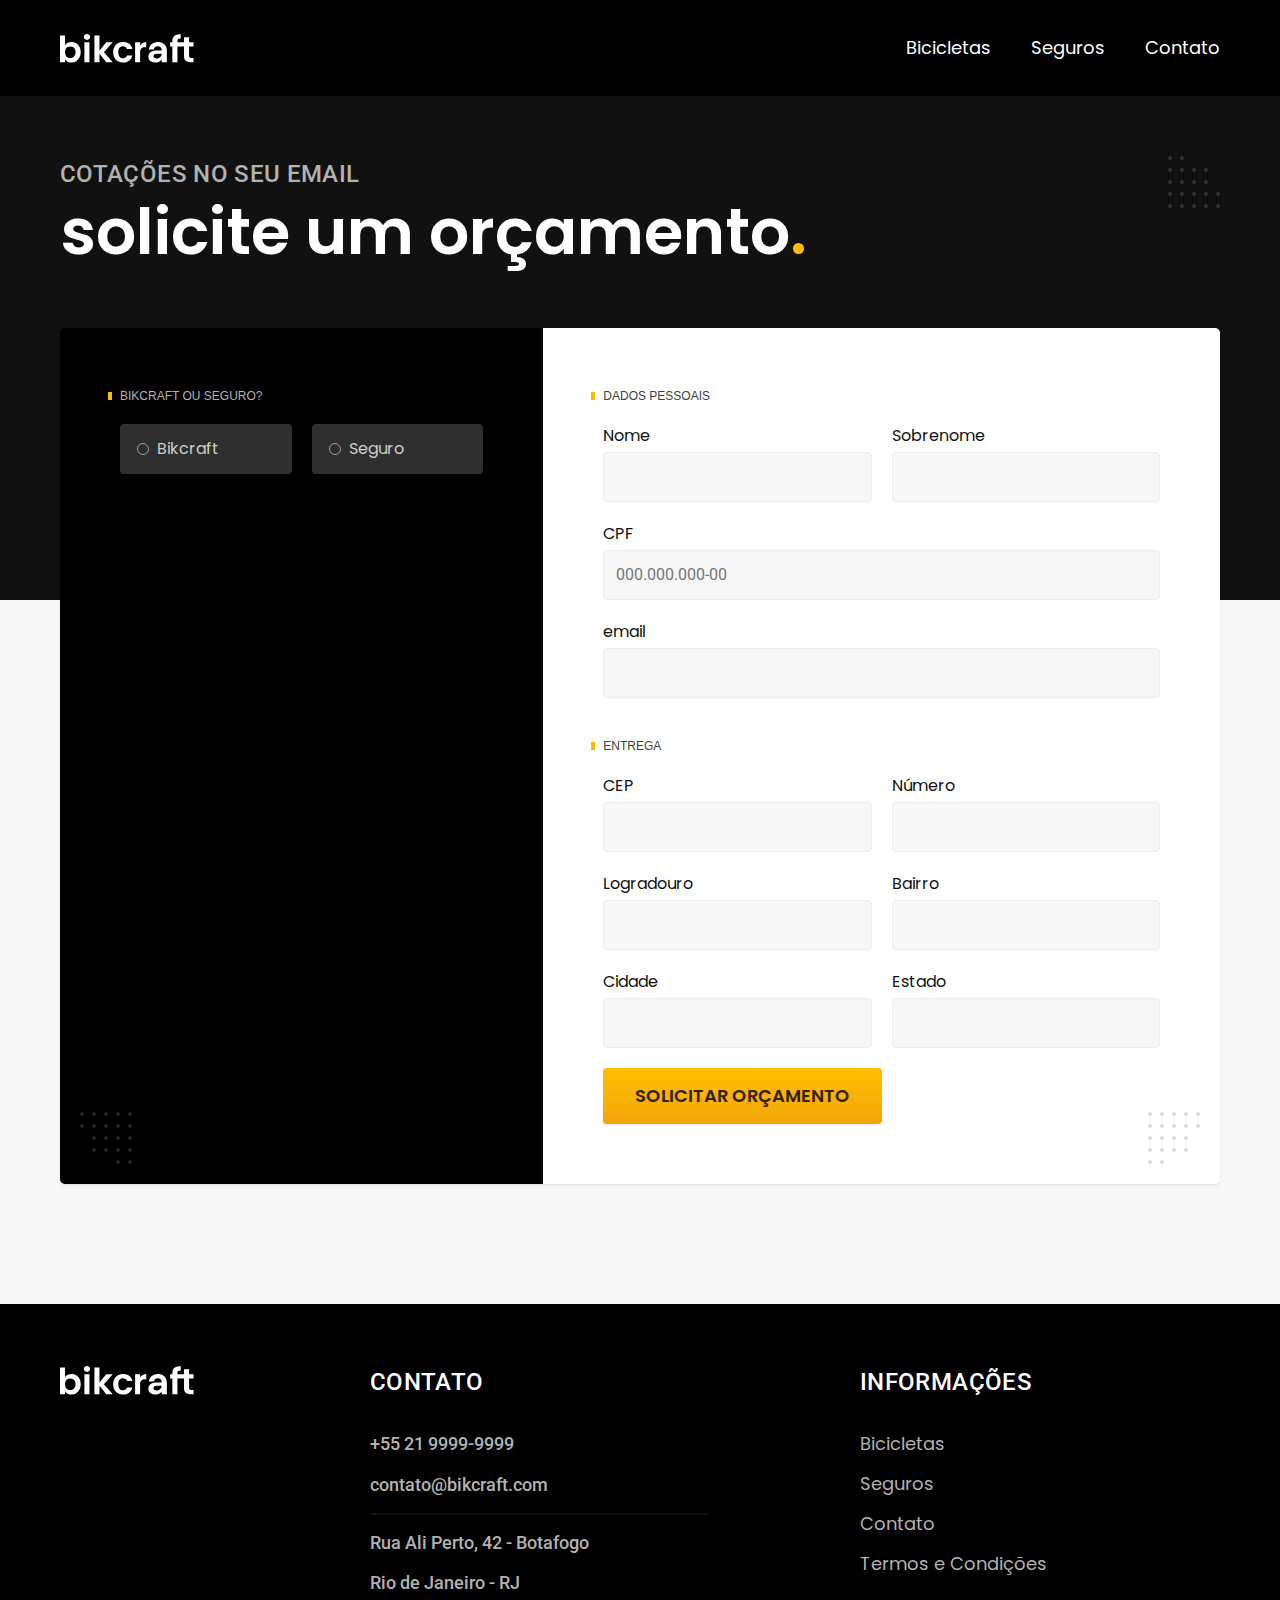
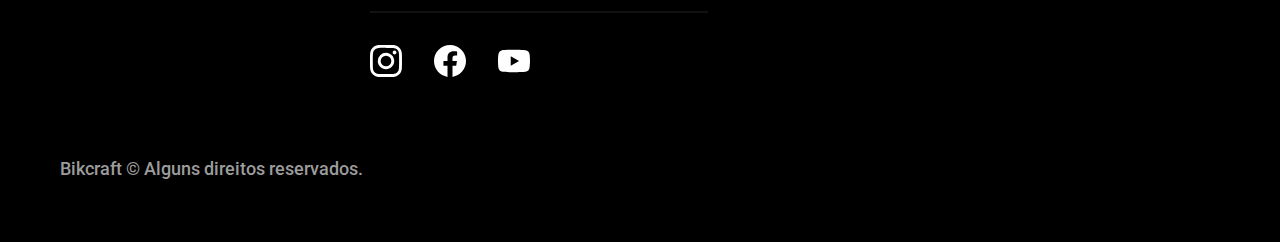
<file: orcamento.html>
<!DOCTYPE html>

<html lang="pt-BR">
    <head>
        <meta charset="UTF-8" />
        <meta name="viewport" content="width=device-width, initial-scale=1.0" />
        <meta http-equiv="X-UA-Compatible" content="IE-edge" />
        <meta name="description" content="Termos e condições" />
        <title>Orçamento | Bikcraft</title>
        <link rel="preload" href="./css/style.css" as="style" />
        <link rel="stylesheet" href="./css/style.css" />

        <link rel="preconnect" href="https://fonts.googleapis.com" />
        <link rel="preconnect" href="https://fonts.gstatic.com" crossorigin />
        <link
            href="https://fonts.googleapis.com/css2?family=Merriweather:ital,wght@1,900&family=Poppins:wght@400;600&family=Roboto:wght@400;500&display=swap"
            rel="stylesheet"
        />
        <script>
            document.documentElement.classList.add('js');
        </script>
    </head>
    <body id="orcamento">
        <header class="header-bg">
            <div class="header container">
                <a href="./">
                    <img
                        src="./img/bikcraft.svg"
                        width="136"
                        height="32"
                        alt="Bikcraft"
                    />
                </a>

                <nav aria-label="primaria">
                    <ul class="header-menu font-1-m cor-0">
                        <li><a href="./bicicletas.html">Bicicletas</a></li>
                        <li><a href="./seguros.html">Seguros</a></li>
                        <li><a href="./contato.html">Contato</a></li>
                    </ul>
                </nav>
            </div>
        </header>

        <main>
            <div class="titulo-bg">
                <div class="titulo container">
                    <p class="font-2-l-b cor-5">Cotações no seu email</p>
                    <h1 class="font-1-xxl cor-0">
                        solicite um orçamento<span class="cor-p1">.</span>
                    </h1>
                </div>
            </div>

            <form class="orcamento container" action="">
                <div class="orcamento-produto">
                    <h2 class="font-1-xs cor-5">Bikcraft ou Seguro?</h2>

                    <input type="radio" name="tipo" value="bikcraft" id="bikcraft" />
                    <label for="bikcraft">Bikcraft</label>

                    <input type="radio" name="tipo" value="seguro" id="seguro" />
                    <label for="seguro">Seguro</label>

                    <div class="orcamento-conteudo" id="orcamento-bikcraft">
                        <h2 class="font-1-xs cor-5">Escolha a sua</h2>

                        <input type="radio" name="produto" value="nimbus" id="nimbus" />
                        <label for="nimbus">Nimbus Stark <span>R$ 4999</span></label>
                        <div class="orcamento-detalhes">
                            <ul class="font-1-xs cor-8">
                                <li>
                                    <img
                                        src="./img/icones/eletrica.svg"
                                        width="32"
                                        height="32"
                                        alt=""
                                    />
                                    Motor Elétrico
                                </li>
                                <li>
                                    <img
                                        src="./img/icones/carbono.svg"
                                        width="32"
                                        height="32"
                                        alt=""
                                    />
                                    Fibra de Carbono
                                </li>
                                <li>
                                    <img
                                        src="./img/icones/velocidade.svg"
                                        width="32"
                                        height="32"
                                        alt=""
                                    />
                                    50 km/h
                                </li>
                                <li>
                                    <img
                                        src="./img/icones/rastreador.svg"
                                        width="32"
                                        height="32"
                                        alt=""
                                    />
                                    Rastreador
                                </li>
                            </ul>
                            <img
                                src="./img/bicicletas/nimbus.jpg"
                                width="1120"
                                height="680"
                                alt="Bicicleta preta"
                            />
                        </div>

                        <input type="radio" name="produto" value="magic" id="magic" />
                        <label for="magic">Magic Might <span>R$ 2499</span></label>
                        <div class="orcamento-detalhes">
                            <ul class="font-1-xs cor-8">
                                <li>
                                    <img
                                        src="./img/icones/eletrica.svg"
                                        width="32"
                                        height="32"
                                        alt=""
                                    />
                                    Motor Elétrico
                                </li>
                                <li>
                                    <img
                                        src="./img/icones/carbono.svg"
                                        width="32"
                                        height="32"
                                        alt=""
                                    />
                                    Fibra de Carbono
                                </li>
                                <li>
                                    <img
                                        src="./img/icones/velocidade.svg"
                                        width="32"
                                        height="32"
                                        alt=""
                                    />
                                    45 km/h
                                </li>
                                <li>
                                    <img
                                        src="./img/icones/rastreador.svg"
                                        width="32"
                                        height="32"
                                        alt=""
                                    />
                                    Rastreador
                                </li>
                            </ul>
                            <img
                                src="./img/bicicletas/magic.jpg"
                                width="1120"
                                height="680"
                                alt="Bicicleta preta"
                            />
                        </div>

                        <input type="radio" name="produto" value="nebula" id="nebula" />
                        <label for="nebula">Nebula Cosmic <span>R$ 3999</span></label>
                        <div class="orcamento-detalhes">
                            <ul class="font-1-xs cor-8">
                                <li>
                                    <img
                                        src="./img/icones/eletrica.svg"
                                        width="32"
                                        height="32"
                                        alt=""
                                    />
                                    Motor Elétrico
                                </li>
                                <li>
                                    <img
                                        src="./img/icones/carbono.svg"
                                        width="32"
                                        height="32"
                                        alt=""
                                    />
                                    Fibra de Carbono
                                </li>
                                <li>
                                    <img
                                        src="./img/icones/velocidade.svg"
                                        width="32"
                                        height="32"
                                        alt=""
                                    />
                                    40 km/h
                                </li>
                                <li>
                                    <img
                                        src="./img/icones/rastreador.svg"
                                        width="32"
                                        height="32"
                                        alt=""
                                    />
                                    Rastreador
                                </li>
                            </ul>
                            <img
                                src="./img/bicicletas/nebula.jpg"
                                width="1120"
                                height="680"
                                alt="Bicicleta branca"
                            />
                        </div>
                    </div>

                    <div class="orcamento-conteudo" id="orcamento-seguro">
                        <h2 class="font-1-xs cor-5">Escolha o plano</h2>

                        <input type="radio" name="produto" value="prata" id="prata" />
                        <label for="prata">Prata <span>R$ 199</span></label>

                        <input type="radio" name="produto" value="ouro" id="ouro" />
                        <label for="ouro">Ouro <span>R$ 299</span></label>
                    </div>
                </div>

                <div class="orcamento-dados form">
                    <h2 class="font-1-xs cor-9 col-2">dados pessoais</h2>
                    <div>
                        <label for="nome">Nome</label>
                        <input type="text" id="nome" name="nome" />
                    </div>
                    <div>
                        <label for="sobrenome">Sobrenome</label>
                        <input type="text" id="sobrenome" name="sobrenome" />
                    </div>
                    <div class="col-2">
                        <label for="cpf">CPF</label>
                        <input
                            type="text"
                            id="cpf"
                            name="cpf"
                            placeholder="000.000.000-00"
                        />
                    </div>
                    <div class="col-2">
                        <label for="email">email</label>
                        <input type="email" id="email" name="email" />
                    </div>
                    <h2 class="font-1-xs cor-9 col-2">entrega</h2>
                    <div>
                        <label for="cep">CEP</label>
                        <input type="text" id="cep" name="cep" />
                    </div>
                    <div>
                        <label for="numero">Número</label>
                        <input type="text" id="numero" name="numero" />
                    </div>
                    <div>
                        <label for="logradouro">Logradouro</label>
                        <input type="text" id="logradouro" name="logradouro" />
                    </div>
                    <div>
                        <label for="bairro">Bairro</label>
                        <input type="text" id="bairro" name="bairro" />
                    </div>
                    <div>
                        <label for="cidade">Cidade</label>
                        <input type="text" id="cidade" name="cidade" />
                    </div>
                    <div>
                        <label for="estado">Estado</label>
                        <input type="text" id="estado" name="estado" />
                    </div>
                    <button class="botao col-2">Solicitar Orçamento</button>
                </div>
            </form>
        </main>

        <footer class="footer-bg">
            <div class="footer container">
                <img src="./img/bikcraft.svg" width="136" height="32" alt="Bikcraft" />
                <div class="footer-contato">
                    <h3 class="font-2-l-b cor-0">Contato</h3>
                    <ul class="font-2-m cor-5">
                        <li><a href="tel:+552199999999">+55 21 9999-9999</a></li>
                        <li>
                            <a href="mailto:contato@bikcraft.com">contato@bikcraft.com</a>
                        </li>
                        <li>Rua Ali Perto, 42 - Botafogo</li>
                        <li>Rio de Janeiro - RJ</li>
                    </ul>
                    <div class="footer-redes">
                        <a href="./"
                            ><img
                                src="./img/redes/instagram.svg"
                                width="32"
                                height="32"
                                alt="Instagram"
                        /></a>
                        <a href="./"
                            ><img
                                src="./img/redes/facebook.svg"
                                width="32"
                                height="32"
                                alt="Facebook"
                        /></a>
                        <a href="./"
                            ><img
                                src="./img/redes/youtube.svg"
                                width="32"
                                height="32"
                                alt="Youtube"
                        /></a>
                    </div>
                </div>
                <div class="footer-informacoes">
                    <h3 class="font-2-l-b cor-0">Informações</h3>
                    <nav>
                        <ul class="font-1-m cor-5">
                            <li><a href="./bicicletas.html">Bicicletas</a></li>
                            <li><a href="./seguros.html">Seguros</a></li>
                            <li><a href="./contato.html">Contato</a></li>
                            <li><a href="./termos.html">Termos e Condições</a></li>
                        </ul>
                    </nav>
                </div>
                <p class="footer-copy font-2-m cor-6">
                    Bikcraft © Alguns direitos reservados.
                </p>
            </div>
        </footer>

        <script src="./js/script.js"></script>
    </body>
</html>
</file>
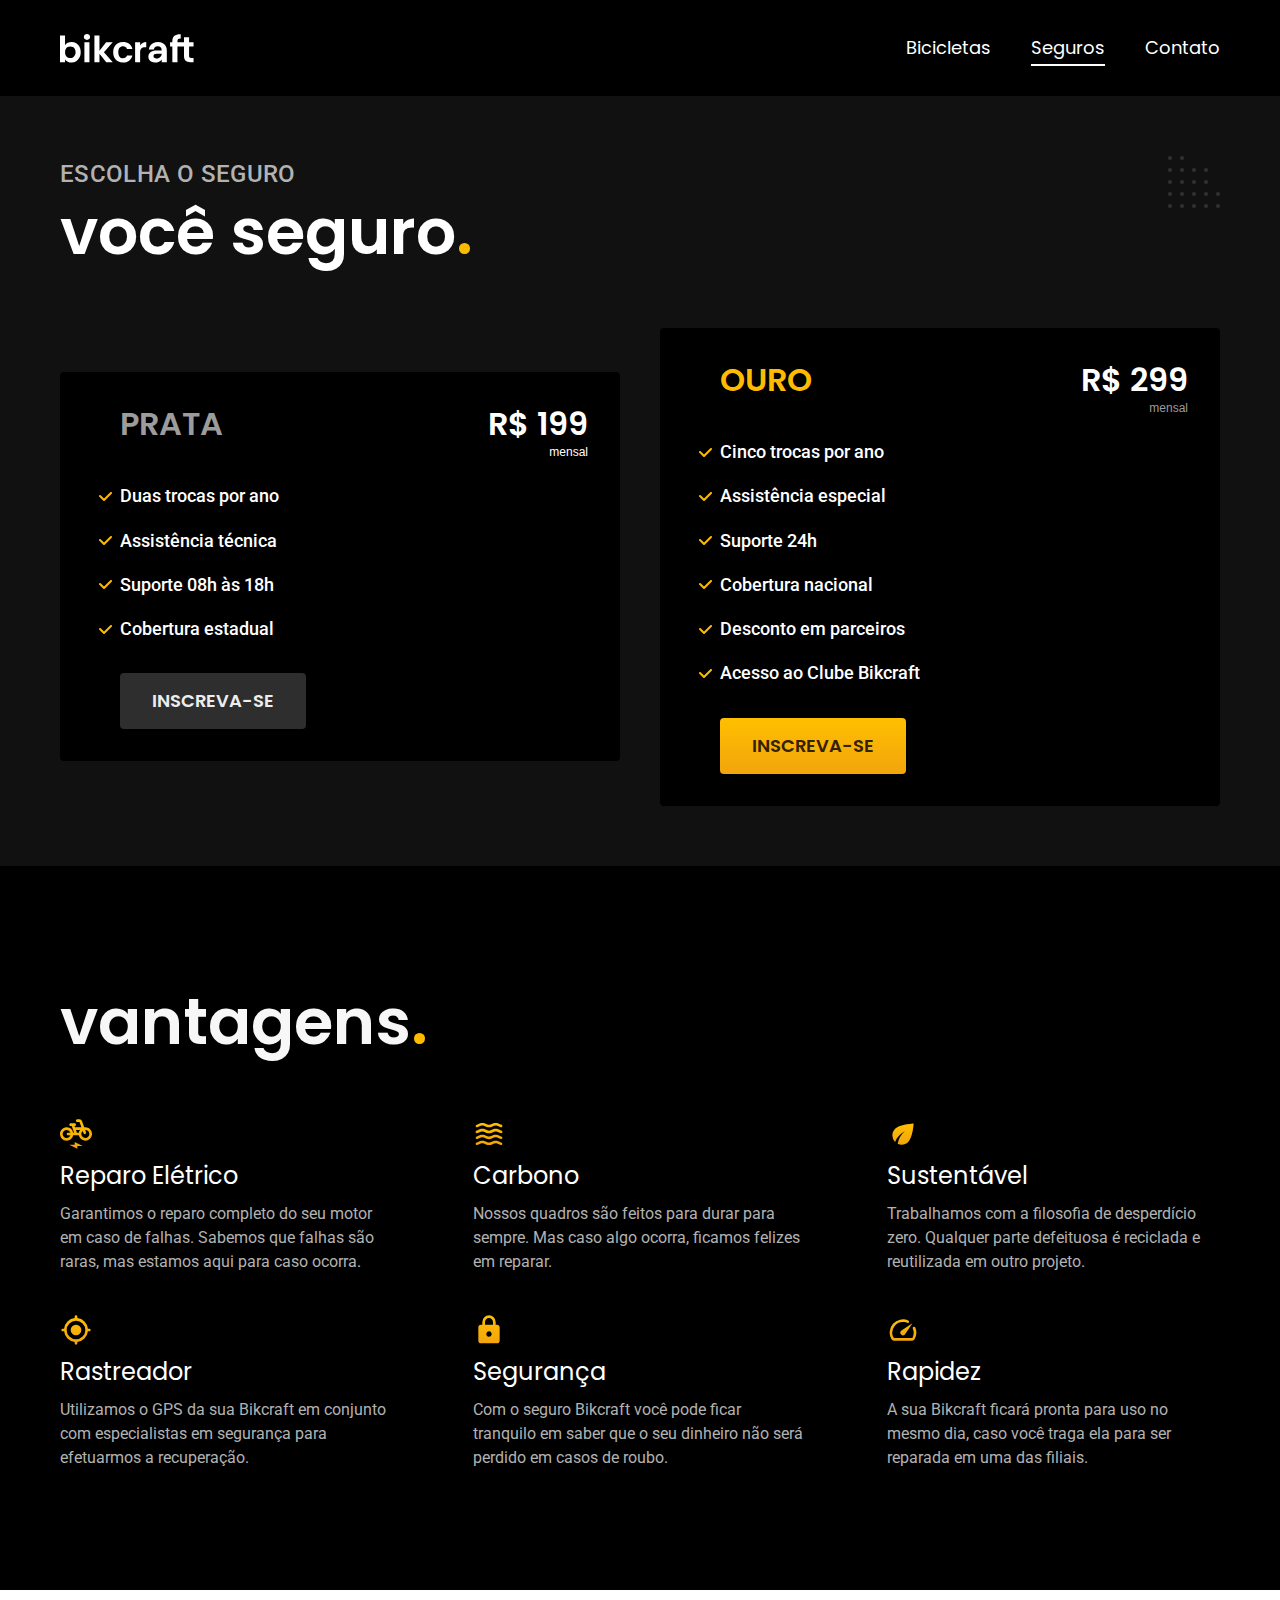
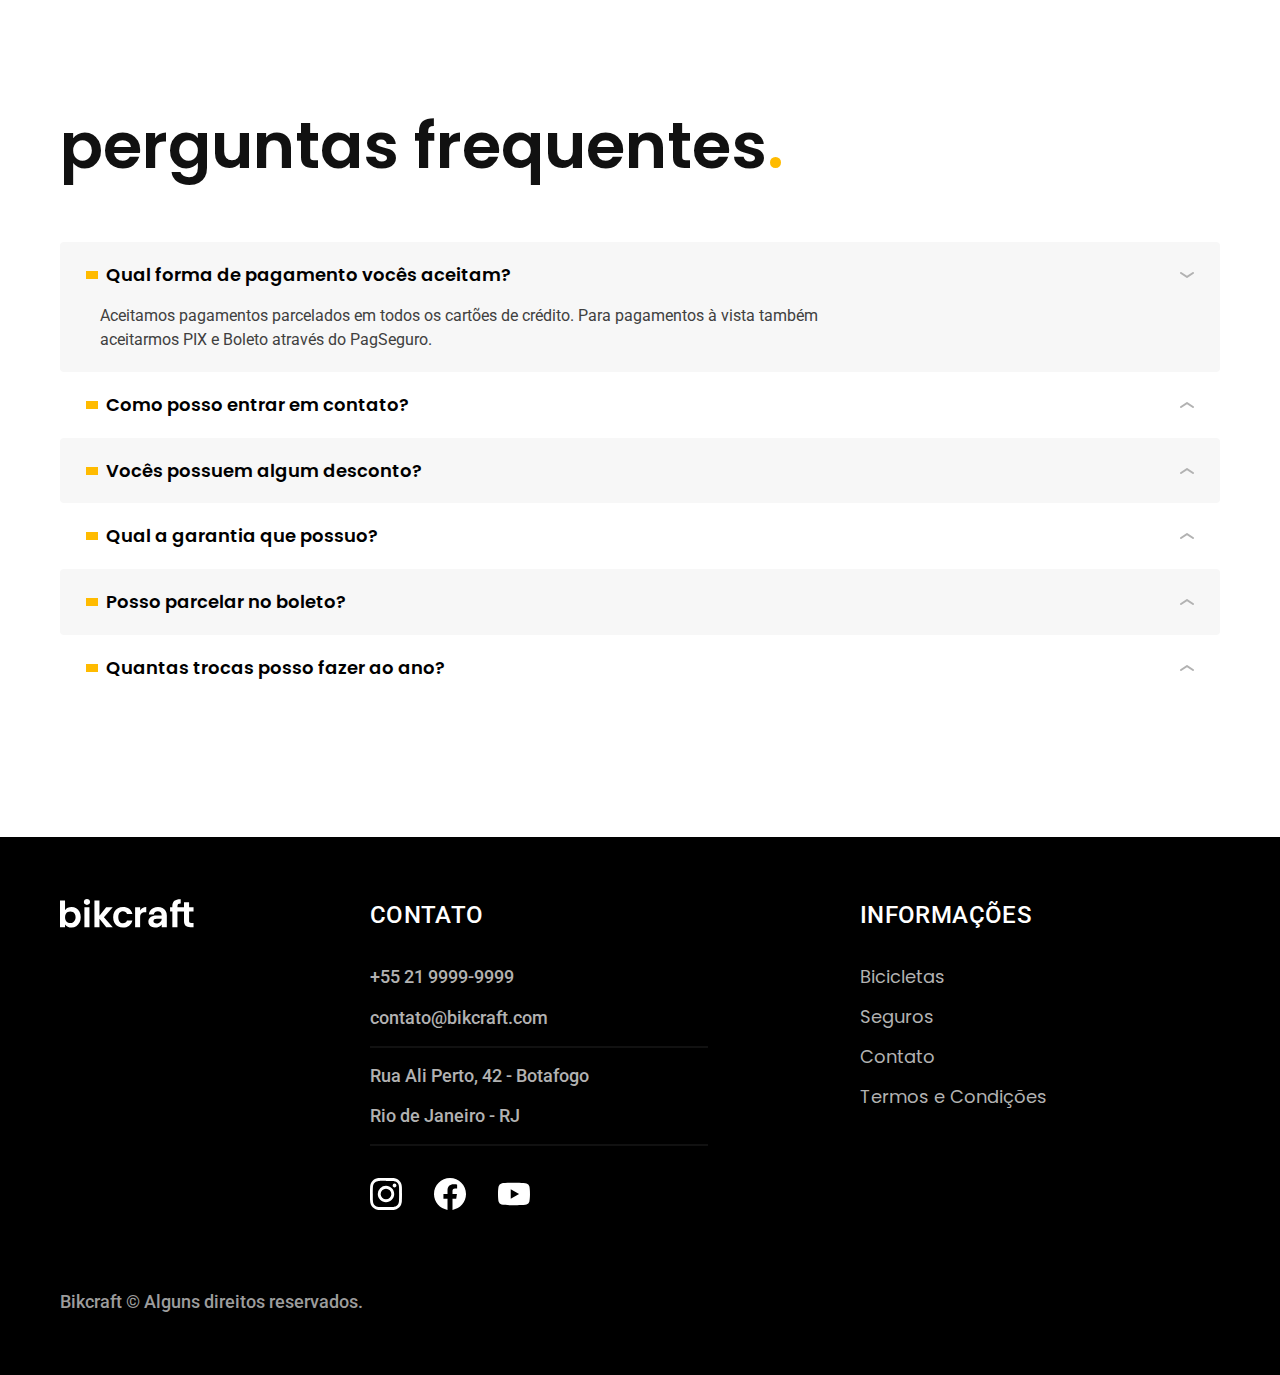
<file: seguros.html>
<!DOCTYPE html>

<html lang="pt-BR">
    <head>
        <meta charset="UTF-8" />
        <meta name="viewport" content="width=device-width, initial-scale=1.0" />
        <meta http-equiv="X-UA-Compatible" content="IE-edge" />
        <meta name="description" content="Termos e condições" />
        <title>Seguros | Bikcraft</title>
        <link rel="preload" href="./css/style.css" as="style" />
        <link rel="stylesheet" href="./css/style.css" />

        <link rel="preconnect" href="https://fonts.googleapis.com" />
        <link rel="preconnect" href="https://fonts.gstatic.com" crossorigin />
        <link
            href="https://fonts.googleapis.com/css2?family=Merriweather:ital,wght@1,900&family=Poppins:wght@400;600&family=Roboto:wght@400;500&display=swap"
            rel="stylesheet"
        />
        <script>
            document.documentElement.classList.add('js');
        </script>
    </head>
    <body id="seguros">
        <header class="header-bg">
            <div class="header container">
                <a href="./">
                    <img
                        src="./img/bikcraft.svg"
                        width="136"
                        height="32"
                        alt="Bikcraft"
                    />
                </a>

                <nav aria-label="primaria">
                    <ul class="header-menu font-1-m cor-0">
                        <li><a href="./bicicletas.html">Bicicletas</a></li>
                        <li><a href="./seguros.html">Seguros</a></li>
                        <li><a href="./contato.html">Contato</a></li>
                    </ul>
                </nav>
            </div>
        </header>

        <main class="seguros-bg">
            <div class="titulo-bg">
                <div class="titulo container">
                    <p class="font-2-l-b cor-5">Escolha o seguro</p>
                    <h1 class="font-1-xxl cor-0">
                        você seguro<span class="cor-p1">.</span>
                    </h1>
                </div>
            </div>

            <div class="seguros container">
                <div class="seguros-item fadeInLeft" data-anime="400">
                    <h3 class="font-1-xl cor-6">PRATA</h3>
                    <span class="font-1-xl cor-0"
                        >R$ 199 <span class="font-1-xs">mensal</span></span
                    >
                    <ul class="font-2-m cor-0">
                        <li>Duas trocas por ano</li>
                        <li>Assistência técnica</li>
                        <li>Suporte 08h às 18h</li>
                        <li>Cobertura estadual</li>
                    </ul>
                    <a
                        class="botao-secundario"
                        href="./orcamento.html?tipo=seguro&produto=prata"
                        >Inscreva-se</a
                    >
                </div>

                <div class="seguros-item fadeInRight" data-anime="600">
                    <h3 class="font-1-xl cor-p1">OURO</h3>
                    <span class="font-1-xl cor-0"
                        >R$ 299 <span class="font-1-xs cor-6">mensal</span></span
                    >
                    <ul class="font-2-m cor-0">
                        <li>Cinco trocas por ano</li>
                        <li>Assistência especial</li>
                        <li>Suporte 24h</li>
                        <li>Cobertura nacional</li>
                        <li>Desconto em parceiros</li>
                        <li>Acesso ao Clube Bikcraft</li>
                    </ul>
                    <a class="botao" href="./orcamento.html?tipo=seguro&produto=prata"
                        >Inscreva-se</a
                    >
                </div>
            </div>
        </main>

        <article class="vantagens-bg">
            <div class="vantagens container">
                <h2 class="font-1-xxl cor-1">vantagens<span class="cor-p1">.</span></h2>

                <ul>
                    <li>
                        <img
                            src="./img/icones/eletrica.svg"
                            width="32"
                            height="32"
                            alt=""
                        />
                        <h3 class="font-1-l cor-0">Reparo Elétrico</h3>
                        <p class="font-2-s cor-5">
                            Garantimos o reparo completo do seu motor em caso de falhas.
                            Sabemos que falhas são raras, mas estamos aqui para caso
                            ocorra.
                        </p>
                    </li>
                    <li>
                        <img
                            src="./img/icones/carbono.svg"
                            width="32"
                            height="32"
                            alt=""
                        />
                        <h3 class="font-1-l cor-0">Carbono</h3>
                        <p class="font-2-s cor-5">
                            Nossos quadros são feitos para durar para sempre. Mas caso
                            algo ocorra, ficamos felizes em reparar.
                        </p>
                    </li>
                    <li>
                        <img
                            src="./img/icones/sustentavel.svg"
                            width="32"
                            height="32"
                            alt=""
                        />
                        <h3 class="font-1-l cor-0">Sustentável</h3>
                        <p class="font-2-s cor-5">
                            Trabalhamos com a filosofia de desperdício zero. Qualquer
                            parte defeituosa é reciclada e reutilizada em outro projeto.
                        </p>
                    </li>
                    <li>
                        <img
                            src="./img/icones/rastreador.svg"
                            width="32"
                            height="32"
                            alt=""
                        />
                        <h3 class="font-1-l cor-0">Rastreador</h3>
                        <p class="font-2-s cor-5">
                            Utilizamos o GPS da sua Bikcraft em conjunto com especialistas
                            em segurança para efetuarmos a recuperação.
                        </p>
                    </li>
                    <li>
                        <img
                            src="./img/icones/seguro.svg"
                            width="32"
                            height="32"
                            alt=""
                        />
                        <h3 class="font-1-l cor-0">Segurança</h3>
                        <p class="font-2-s cor-5">
                            Com o seguro Bikcraft você pode ficar tranquilo em saber que o
                            seu dinheiro não será perdido em casos de roubo.
                        </p>
                    </li>
                    <li>
                        <img
                            src="./img/icones/velocidade.svg"
                            width="32"
                            height="32"
                            alt=""
                        />
                        <h3 class="font-1-l cor-0">Rapidez</h3>
                        <p class="font-2-s cor-5">
                            A sua Bikcraft ficará pronta para uso no mesmo dia, caso você
                            traga ela para ser reparada em uma das filiais.
                        </p>
                    </li>
                </ul>
            </div>
        </article>

        <article class="perguntas container">
            <h2 class="font-1-xxl">perguntas frequentes<span class="cor-p1">.</span></h2>

            <dl>
                <div>
                    <dt>
                        <button
                            class="font-1-m-b"
                            aria-controls="pergunta1"
                            aria-expanded="true"
                        >
                            Qual forma de pagamento vocês aceitam?
                        </button>
                    </dt>
                    <dd id="pergunta1" class="font-2-s cor-9 ativa">
                        Aceitamos pagamentos parcelados em todos os cartões de crédito.
                        Para pagamentos à vista também aceitarmos PIX e Boleto através do
                        PagSeguro.
                    </dd>
                </div>
                <div>
                    <dt>
                        <button
                            class="font-1-m-b"
                            aria-controls="pergunta2"
                            aria-expanded="false"
                        >
                            Como posso entrar em contato?
                        </button>
                    </dt>
                    <dd id="pergunta2" class="font-2-s cor-9">
                        Aceitamos pagamentos parcelados em todos os cartões de crédito.
                        Para pagamentos à vista também aceitarmos PIX e Boleto através do
                        PagSeguro.
                    </dd>
                </div>
                <div>
                    <dt>
                        <button
                            class="font-1-m-b"
                            aria-controls="pergunta3"
                            aria-expanded="false"
                        >
                            Vocês possuem algum desconto?
                        </button>
                    </dt>
                    <dd id="pergunta3" class="font-2-s cor-9">
                        Aceitamos pagamentos parcelados em todos os cartões de crédito.
                        Para pagamentos à vista também aceitarmos PIX e Boleto através do
                        PagSeguro.
                    </dd>
                </div>
                <div>
                    <dt>
                        <button
                            class="font-1-m-b"
                            aria-controls="pergunta4"
                            aria-expanded="false"
                        >
                            Qual a garantia que possuo?
                        </button>
                    </dt>
                    <dd id="pergunta4" class="font-2-s cor-9">
                        Aceitamos pagamentos parcelados em todos os cartões de crédito.
                        Para pagamentos à vista também aceitarmos PIX e Boleto através do
                        PagSeguro.
                    </dd>
                </div>
                <div>
                    <dt>
                        <button
                            class="font-1-m-b"
                            aria-controls="pergunta5"
                            aria-expanded="false"
                        >
                            Posso parcelar no boleto?
                        </button>
                    </dt>
                    <dd id="pergunta5" class="font-2-s cor-9">
                        Aceitamos pagamentos parcelados em todos os cartões de crédito.
                        Para pagamentos à vista também aceitarmos PIX e Boleto através do
                        PagSeguro.
                    </dd>
                </div>
                <div>
                    <dt>
                        <button
                            class="font-1-m-b"
                            aria-controls="pergunta6"
                            aria-expanded="false"
                        >
                            Quantas trocas posso fazer ao ano?
                        </button>
                    </dt>
                    <dd id="pergunta6" class="font-2-s cor-9">
                        Aceitamos pagamentos parcelados em todos os cartões de crédito.
                        Para pagamentos à vista também aceitarmos PIX e Boleto através do
                        PagSeguro.
                    </dd>
                </div>
            </dl>
        </article>

        <footer class="footer-bg">
            <div class="footer container">
                <img src="./img/bikcraft.svg" width="136" height="32" alt="Bikcraft" />
                <div class="footer-contato">
                    <h3 class="font-2-l-b cor-0">Contato</h3>
                    <ul class="font-2-m cor-5">
                        <li><a href="tel:+552199999999">+55 21 9999-9999</a></li>
                        <li>
                            <a href="mailto:contato@bikcraft.com">contato@bikcraft.com</a>
                        </li>
                        <li>Rua Ali Perto, 42 - Botafogo</li>
                        <li>Rio de Janeiro - RJ</li>
                    </ul>
                    <div class="footer-redes">
                        <a href="./"
                            ><img
                                src="./img/redes/instagram.svg"
                                width="32"
                                height="32"
                                alt="Instagram"
                        /></a>
                        <a href="./"
                            ><img
                                src="./img/redes/facebook.svg"
                                width="32"
                                height="32"
                                alt="Facebook"
                        /></a>
                        <a href="./"
                            ><img
                                src="./img/redes/youtube.svg"
                                width="32"
                                height="32"
                                alt="Youtube"
                        /></a>
                    </div>
                </div>
                <div class="footer-informacoes">
                    <h3 class="font-2-l-b cor-0">Informações</h3>
                    <nav>
                        <ul class="font-1-m cor-5">
                            <li><a href="./bicicletas.html">Bicicletas</a></li>
                            <li><a href="./seguros.html">Seguros</a></li>
                            <li><a href="./contato.html">Contato</a></li>
                            <li><a href="./termos.html">Termos e Condições</a></li>
                        </ul>
                    </nav>
                </div>
                <p class="footer-copy font-2-m cor-6">
                    Bikcraft © Alguns direitos reservados.
                </p>
            </div>
        </footer>

        <script src="./js/plugins/simple-anime.js"></script>
        <script src="./js/script.js"></script>
    </body>
</html>
</file>
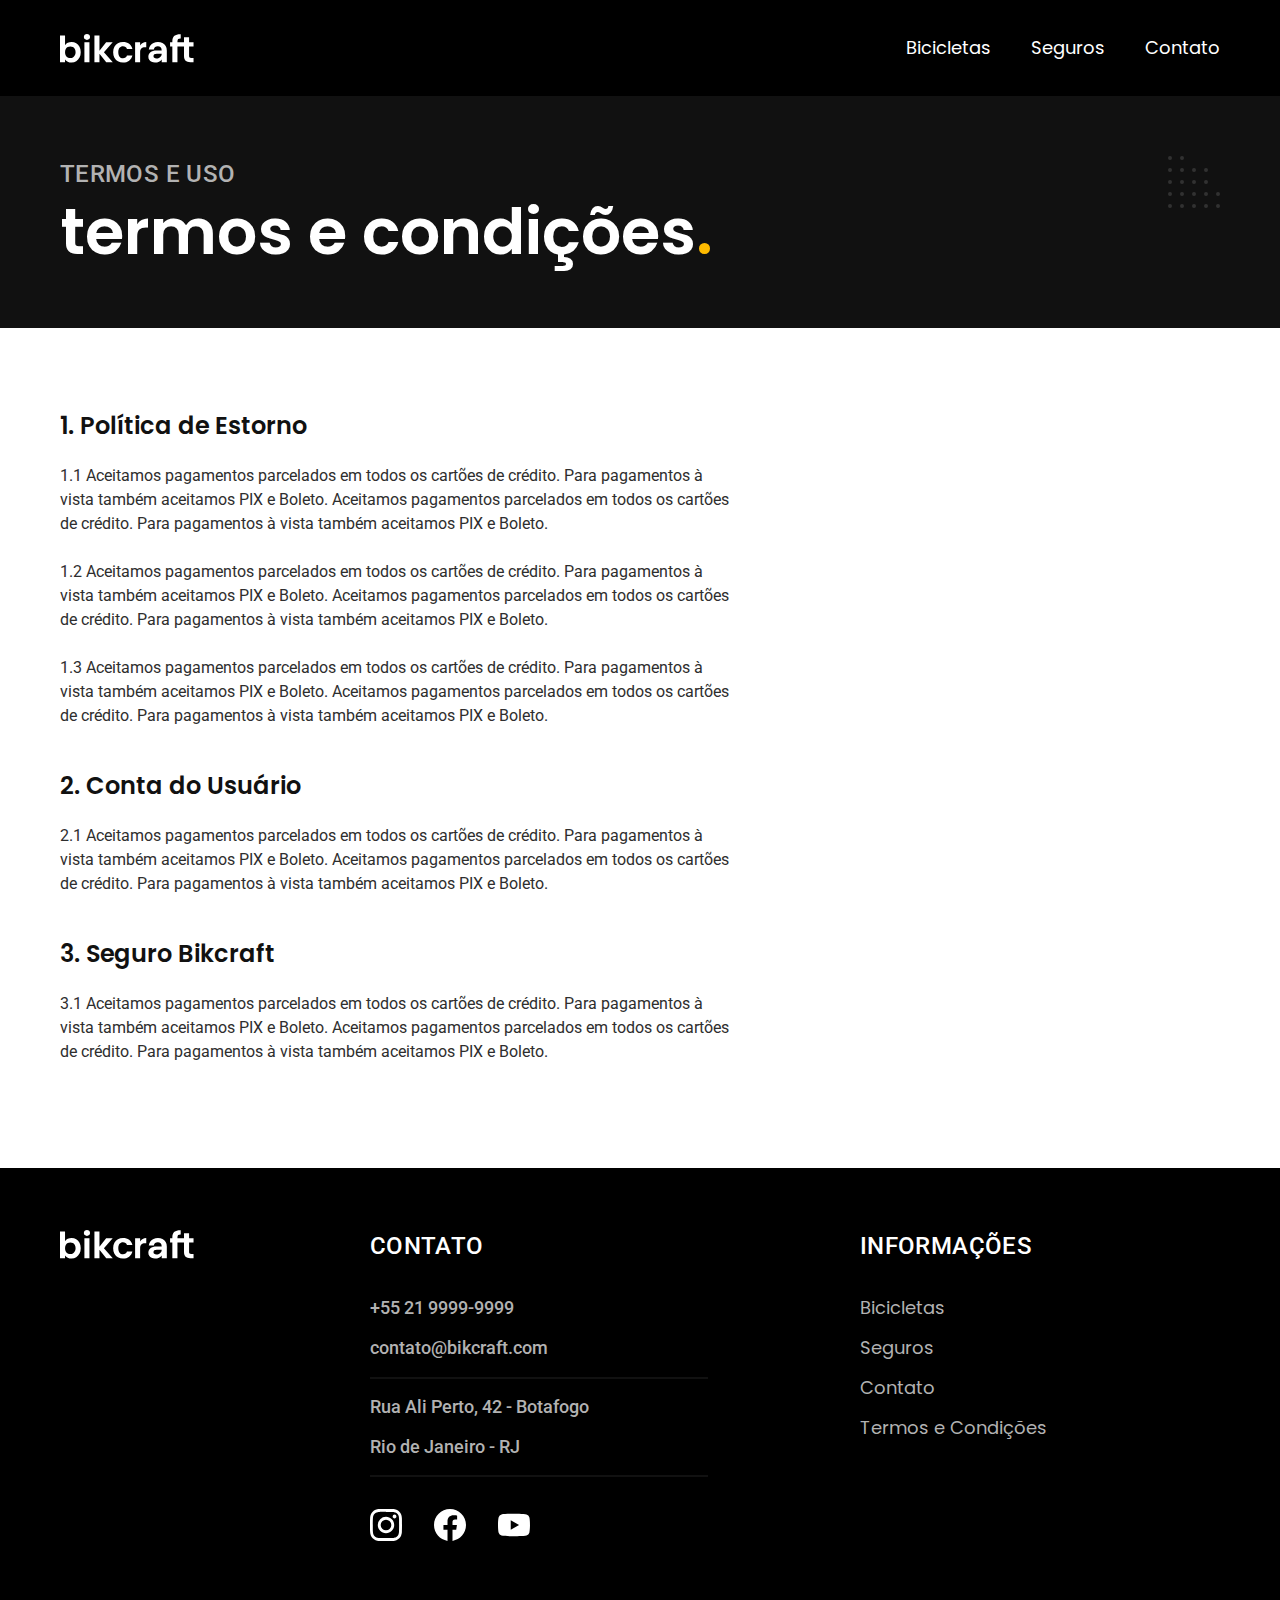
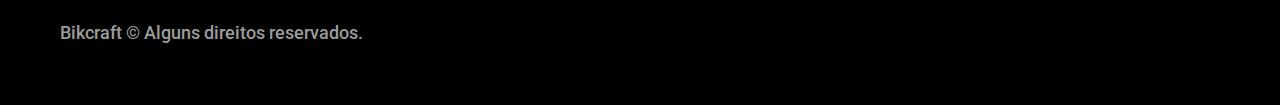
<file: termos.html>
<!DOCTYPE html>

<html lang="pt-BR">
    <head>
        <meta charset="UTF-8" />
        <meta name="viewport" content="width=device-width, initial-scale=1.0" />
        <meta http-equiv="X-UA-Compatible" content="IE-edge" />
        <meta name="description" content="Termos e condições" />
        <title>Termos e Condições | Bikcraft</title>
        <link rel="preload" href="./css/style.css" as="style" />
        <link rel="stylesheet" href="./css/style.css" />

        <link rel="preconnect" href="https://fonts.googleapis.com" />
        <link rel="preconnect" href="https://fonts.gstatic.com" crossorigin />
        <link
            href="https://fonts.googleapis.com/css2?family=Merriweather:ital,wght@1,900&family=Poppins:wght@400;600&family=Roboto:wght@400;500&display=swap"
            rel="stylesheet"
        />
        <script>
            document.documentElement.classList.add('js');
        </script>
    </head>
    <body>
        <header class="header-bg">
            <div class="header container">
                <a href="./">
                    <img
                        src="./img/bikcraft.svg"
                        width="136"
                        height="32"
                        alt="Bikcraft"
                    />
                </a>

                <nav aria-label="primaria">
                    <ul class="header-menu font-1-m cor-0">
                        <li><a href="./bicicletas.html">Bicicletas</a></li>
                        <li><a href="./seguros.html">Seguros</a></li>
                        <li><a href="./contato.html">Contato</a></li>
                    </ul>
                </nav>
            </div>
        </header>

        <main>
            <div class="titulo-bg">
                <div class="titulo container">
                    <p class="font-2-l-b cor-5">Termos e uso</p>
                    <h1 class="font-1-xxl cor-0">
                        termos e condições<span class="cor-p1">.</span>
                    </h1>
                </div>
            </div>

            <div class="termos font-2-s cor-10 container">
                <h2 class="font-1-l cor-11">1. Política de Estorno</h2>
                <p>
                    1.1 Aceitamos pagamentos parcelados em todos os cartões de crédito.
                    Para pagamentos à vista também aceitamos PIX e Boleto. Aceitamos
                    pagamentos parcelados em todos os cartões de crédito. Para pagamentos
                    à vista também aceitamos PIX e Boleto.
                </p>
                <p>
                    1.2 Aceitamos pagamentos parcelados em todos os cartões de crédito.
                    Para pagamentos à vista também aceitamos PIX e Boleto. Aceitamos
                    pagamentos parcelados em todos os cartões de crédito. Para pagamentos
                    à vista também aceitamos PIX e Boleto.
                </p>
                <p>
                    1.3 Aceitamos pagamentos parcelados em todos os cartões de crédito.
                    Para pagamentos à vista também aceitamos PIX e Boleto. Aceitamos
                    pagamentos parcelados em todos os cartões de crédito. Para pagamentos
                    à vista também aceitamos PIX e Boleto.
                </p>
                <h2 class="font-1-l cor-11">2. Conta do Usuário</h2>
                <p>
                    2.1 Aceitamos pagamentos parcelados em todos os cartões de crédito.
                    Para pagamentos à vista também aceitamos PIX e Boleto. Aceitamos
                    pagamentos parcelados em todos os cartões de crédito. Para pagamentos
                    à vista também aceitamos PIX e Boleto.
                </p>
                <h2 class="font-1-l cor-11">3. Seguro Bikcraft</h2>
                <p>
                    3.1 Aceitamos pagamentos parcelados em todos os cartões de crédito.
                    Para pagamentos à vista também aceitamos PIX e Boleto. Aceitamos
                    pagamentos parcelados em todos os cartões de crédito. Para pagamentos
                    à vista também aceitamos PIX e Boleto.
                </p>
            </div>
        </main>

        <footer class="footer-bg">
            <div class="footer container">
                <img src="./img/bikcraft.svg" width="136" height="32" alt="Bikcraft" />
                <div class="footer-contato">
                    <h3 class="font-2-l-b cor-0">Contato</h3>
                    <ul class="font-2-m cor-5">
                        <li><a href="tel:+552199999999">+55 21 9999-9999</a></li>
                        <li>
                            <a href="mailto:contato@bikcraft.com">contato@bikcraft.com</a>
                        </li>
                        <li>Rua Ali Perto, 42 - Botafogo</li>
                        <li>Rio de Janeiro - RJ</li>
                    </ul>
                    <div class="footer-redes">
                        <a href="./"
                            ><img
                                src="./img/redes/instagram.svg"
                                width="32"
                                height="32"
                                alt="Instagram"
                        /></a>
                        <a href="./"
                            ><img
                                src="./img/redes/facebook.svg"
                                width="32"
                                height="32"
                                alt="Facebook"
                        /></a>
                        <a href="./"
                            ><img
                                src="./img/redes/youtube.svg"
                                width="32"
                                height="32"
                                alt="Youtube"
                        /></a>
                    </div>
                </div>
                <div class="footer-informacoes">
                    <h3 class="font-2-l-b cor-0">Informações</h3>
                    <nav>
                        <ul class="font-1-m cor-5">
                            <li><a href="./bicicletas.html">Bicicletas</a></li>
                            <li><a href="./seguros.html">Seguros</a></li>
                            <li><a href="./contato.html">Contato</a></li>
                            <li><a href="./termos.html">Termos e Condições</a></li>
                        </ul>
                    </nav>
                </div>
                <p class="footer-copy font-2-m cor-6">
                    Bikcraft © Alguns direitos reservados.
                </p>
            </div>
        </footer>

        <script src="./js/script.js"></script>
    </body>
</html>
</file>
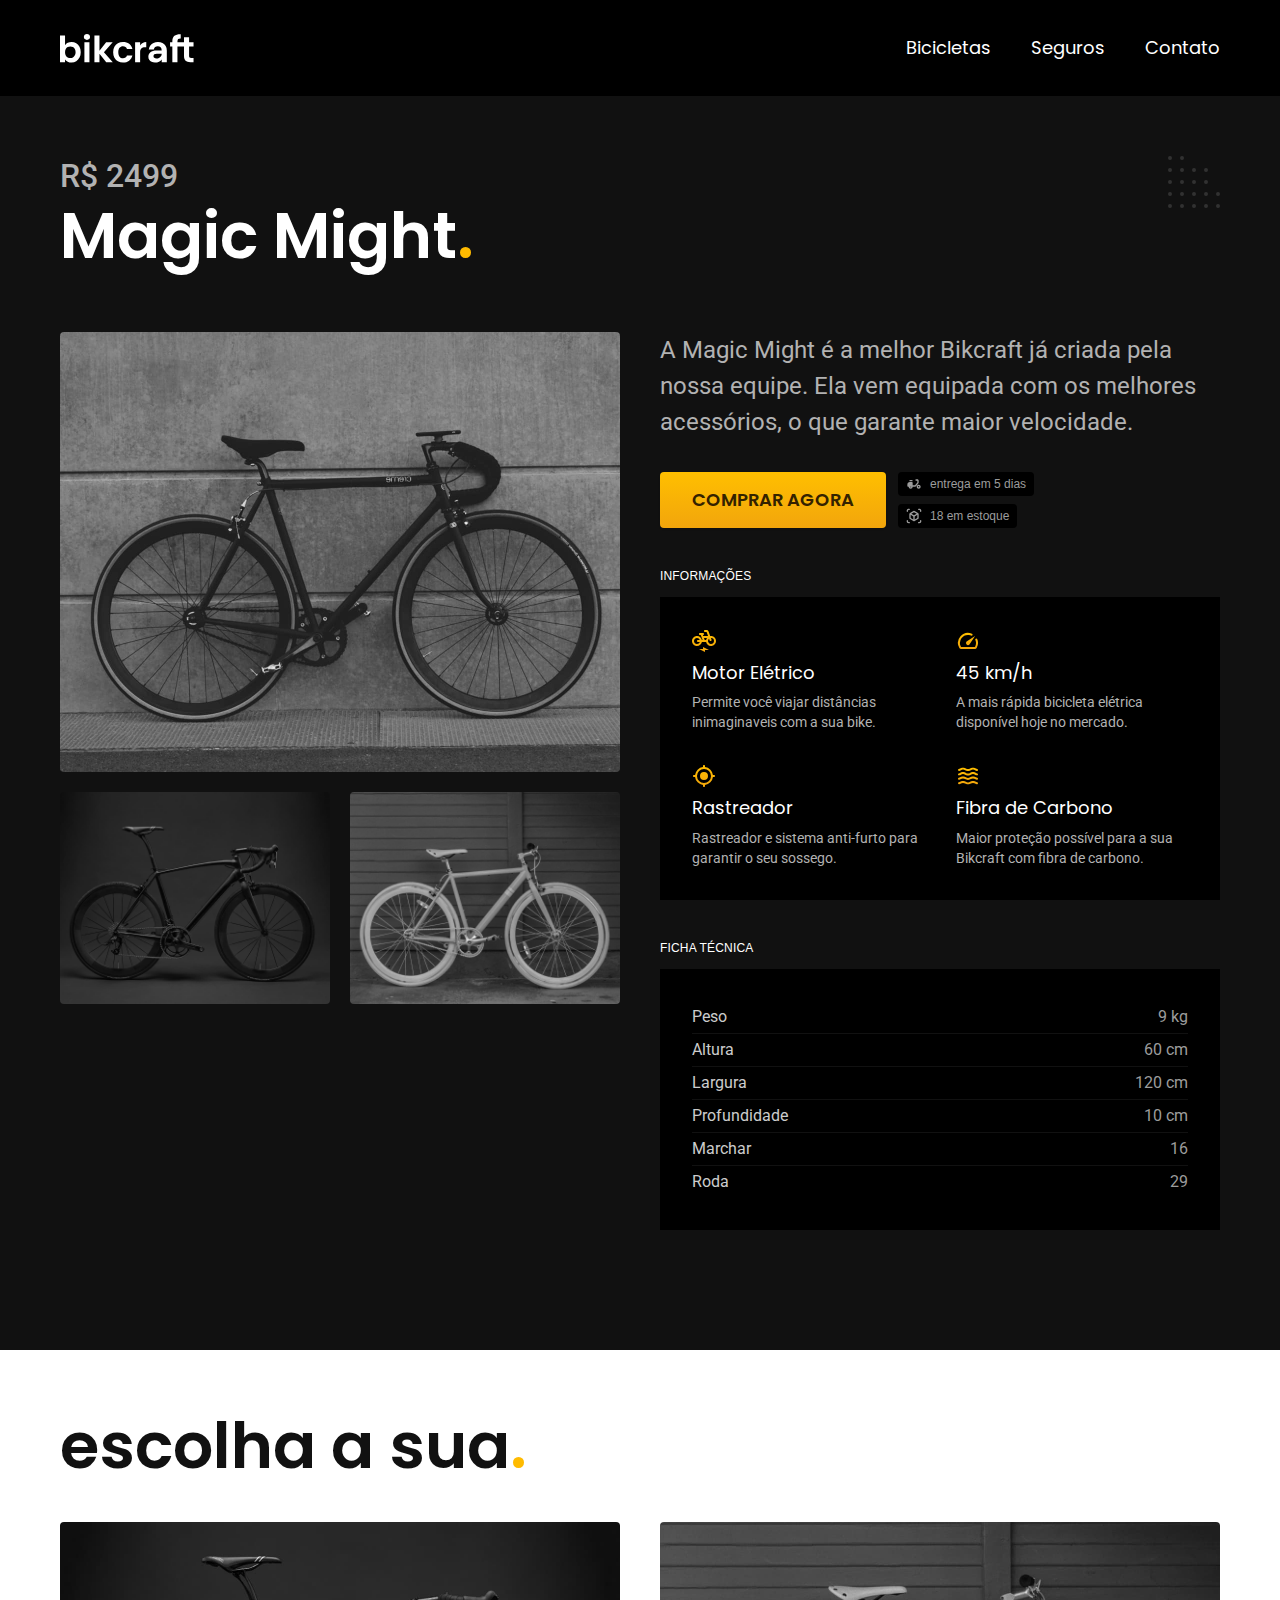
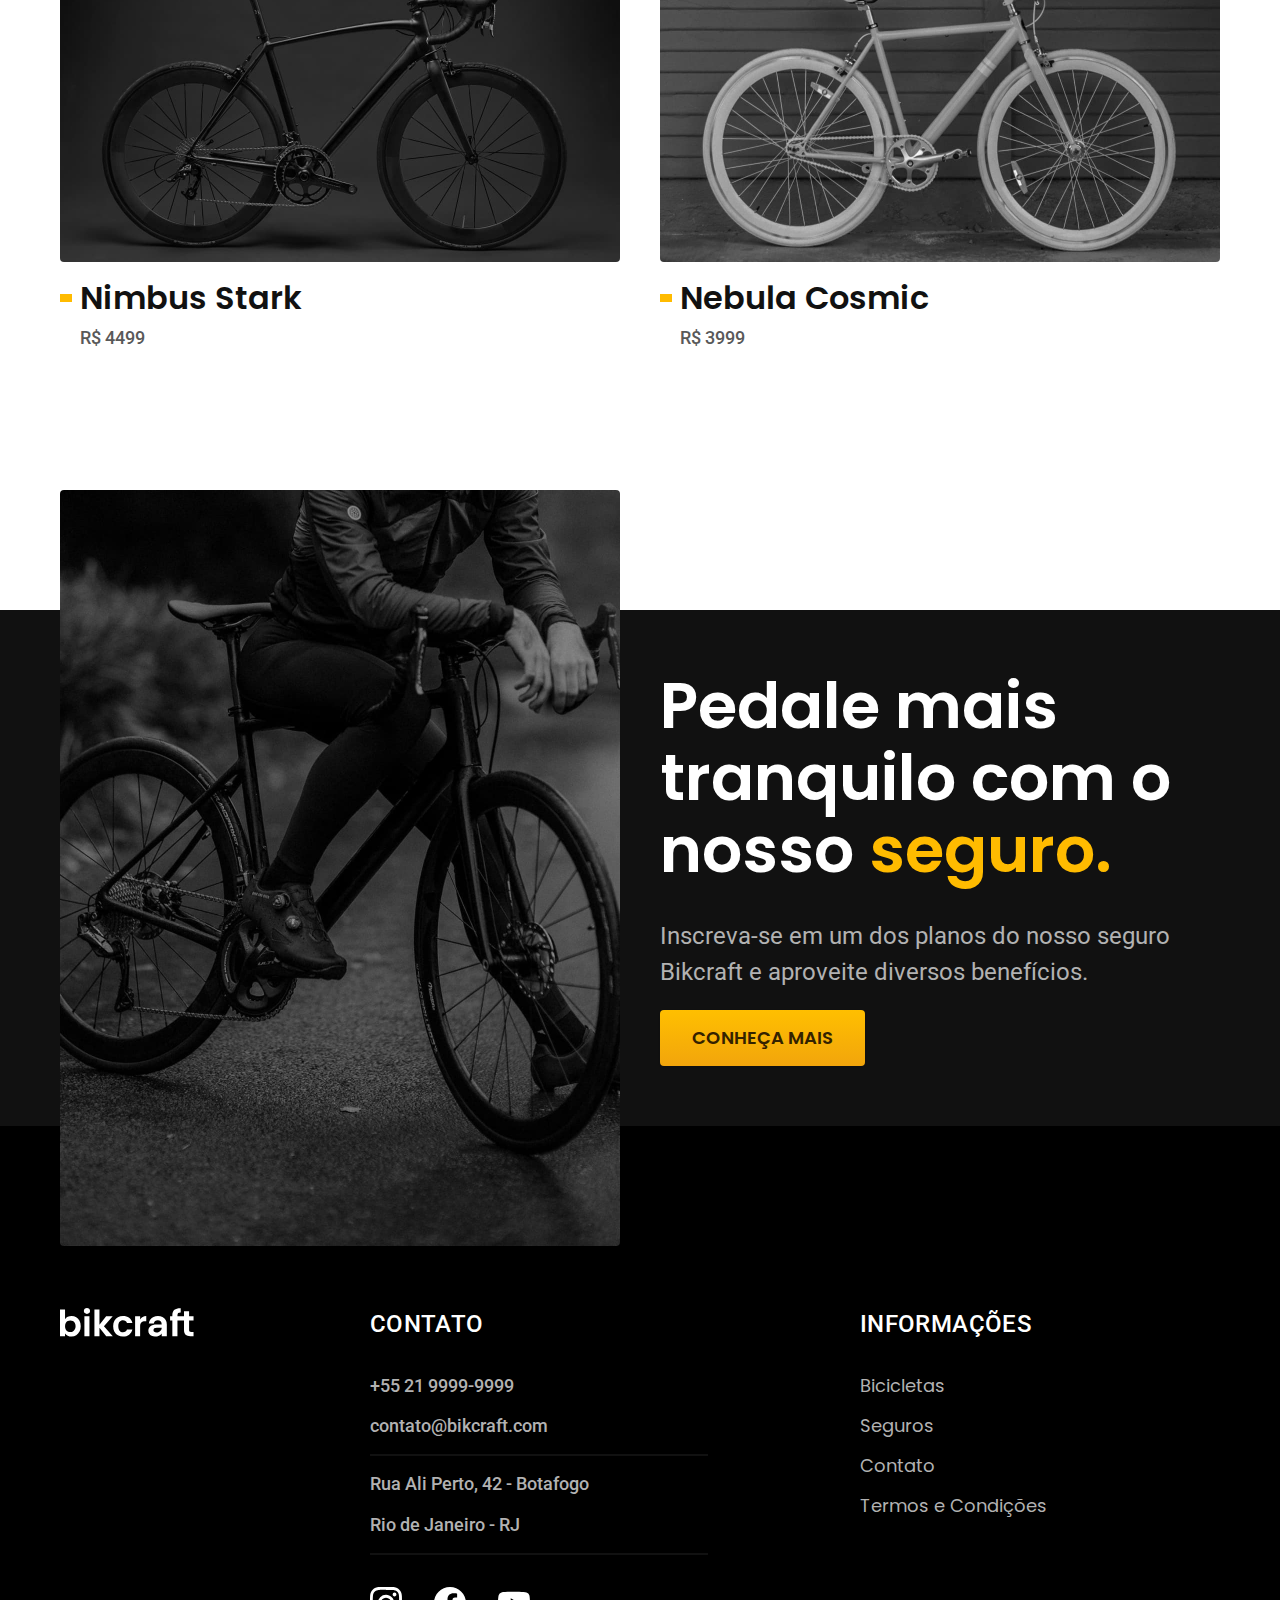
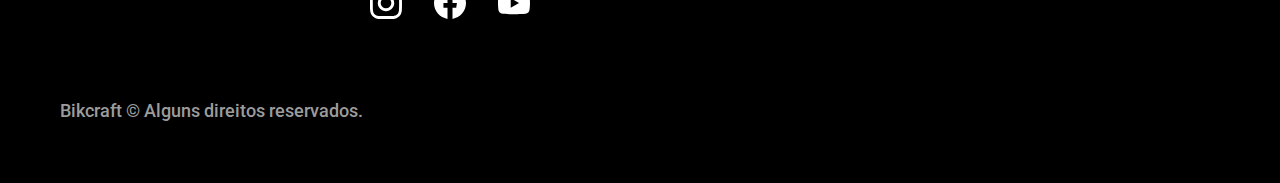
<file: bicicletas/magic.html>
<!DOCTYPE html>

<html lang="pt-BR">
    <head>
        <meta charset="UTF-8" />
        <meta name="viewport" content="width=device-width, initial-scale=1.0" />
        <meta http-equiv="X-UA-Compatible" content="IE-edge" />
        <meta name="description" content="Termos e condições" />
        <title>Magic | Bikcraft</title>
        <link rel="stylesheet" href="../css/style.css" />

        <link rel="preconnect" href="https://fonts.googleapis.com" />
        <link rel="preconnect" href="https://fonts.gstatic.com" crossorigin />
        <link
            href="https://fonts.googleapis.com/css2?family=Merriweather:ital,wght@1,900&family=Poppins:wght@400;600&family=Roboto:wght@400;500&display=swap"
            rel="stylesheet"
        />
        <script>
            document.documentElement.classList.add('js');
        </script>
    </head>
    <body id="bicicleta">
        <header class="header-bg">
            <div class="header container">
                <a href="../">
                    <img
                        src="../img/bikcraft.svg"
                        width="136"
                        height="32"
                        alt="Bikcraft"
                    />
                </a>

                <nav aria-label="primaria">
                    <ul class="header-menu font-1-m cor-0">
                        <li><a href="../bicicletas.html">Bicicletas</a></li>
                        <li><a href="../seguros.html">Seguros</a></li>
                        <li><a href="../contato.html">Contato</a></li>
                    </ul>
                </nav>
            </div>
        </header>

        <main class="titulo-bg">
            <div>
                <div class="titulo container">
                    <p class="font-2-xl cor-5">R$ 2499</p>
                    <h1 class="font-1-xxl cor-0">
                        Magic Might<span class="cor-p1">.</span>
                    </h1>
                </div>
            </div>

            <div class="bicicleta container">
                <div class="bicicleta-imagens">
                    <img
                        src="../img/bicicleta/nimbus2.jpg"
                        width="1120"
                        height="880"
                        alt=""
                    />
                    <img
                        src="../img/bicicleta/nimbus1.jpg"
                        width="1120"
                        height="880"
                        alt=""
                    />
                    <img
                        src="../img/bicicleta/nimbus3.jpg"
                        width="1120"
                        height="880"
                        alt=""
                    />
                </div>

                <div class="bicicleta-conteudo">
                    <p class="font-2-l cor-5">
                        A Magic Might é a melhor Bikcraft já criada pela nossa equipe. Ela
                        vem equipada com os melhores acessórios, o que garante maior
                        velocidade.
                    </p>

                    <div class="bicicleta-comprar">
                        <a
                            class="botao"
                            href="../orcamento.html?tipo=bikcraft&produto=magic"
                            >Comprar Agora</a
                        >
                        <span class="font-1-xs cor-6">
                            <img
                                src="../img/icones/entrega.svg"
                                width="16"
                                height="16"
                                alt=""
                            />
                            entrega em 5 dias
                        </span>
                        <span class="font-1-xs cor-6">
                            <img
                                src="../img/icones/estoque.svg"
                                width="16"
                                height="16"
                                alt=""
                            />
                            18 em estoque
                        </span>
                    </div>

                    <h2 class="font-1-xs cor-0">Informações</h2>
                    <ul class="bicicleta-informacoes">
                        <li>
                            <img
                                src="../img/icones/eletrica.svg"
                                width="32"
                                height="32"
                                alt=""
                            />
                            <h3 class="font-1-m cor-0">Motor Elétrico</h3>
                            <p class="font-2-xs cor-5">
                                Permite você viajar distâncias inimaginaveis com a sua
                                bike.
                            </p>
                        </li>
                        <li>
                            <img
                                src="../img/icones/velocidade.svg"
                                width="32"
                                height="32"
                                alt=""
                            />
                            <h3 class="font-1-m cor-0">45 km/h</h3>
                            <p class="font-2-xs cor-5">
                                A mais rápida bicicleta elétrica disponível hoje no
                                mercado.
                            </p>
                        </li>
                        <li>
                            <img
                                src="../img/icones/rastreador.svg"
                                width="32"
                                height="32"
                                alt=""
                            />
                            <h3 class="font-1-m cor-0">Rastreador</h3>
                            <p class="font-2-xs cor-5">
                                Rastreador e sistema anti-furto para garantir o seu
                                sossego.
                            </p>
                        </li>
                        <li>
                            <img
                                src="../img/icones/carbono.svg"
                                width="32"
                                height="32"
                                alt=""
                            />
                            <h3 class="font-1-m cor-0">Fibra de Carbono</h3>
                            <p class="font-2-xs cor-5">
                                Maior proteção possível para a sua Bikcraft com fibra de
                                carbono.
                            </p>
                        </li>
                    </ul>

                    <h2 class="font-1-xs cor-0">Ficha Técnica</h2>
                    <ul class="bicicleta-ficha font-2-s cor-4">
                        <li>Peso <span>9 kg</span></li>
                        <li>Altura <span>60 cm</span></li>
                        <li>Largura <span>120 cm</span></li>
                        <li>Profundidade <span>10 cm</span></li>
                        <li>Marchar <span>16</span></li>
                        <li>Roda <span>29</span></li>
                    </ul>
                </div>
            </div>
        </main>

        <article class="bicicletas-lista container">
            <h2 class="font-1-xxl">escolha a sua<span class="cor-p1">.</span></h2>

            <ul>
                <li>
                    <a href="./nimbus.html">
                        <img
                            src="../img/bicicletas/nimbus.jpg"
                            width="1120"
                            height="680"
                            alt="Bicicleta preta"
                        />
                        <h3 class="font-1-xl">Nimbus Stark</h3>
                        <span class="font-2-m cor-8">R$ 4499</span>
                    </a>
                </li>
                <li>
                    <a href="./nebula.html">
                        <img
                            src="../img/bicicletas/nebula.jpg"
                            width="1120"
                            height="680"
                            alt="Bicicleta preta"
                        />
                        <h3 class="font-1-xl">Nebula Cosmic</h3>
                        <span class="font-2-m cor-8">R$ 3999</span>
                    </a>
                </li>
            </ul>
        </article>

        <article class="seguro-bg">
            <div class="seguro container">
                <div class="seguro-imagem">
                    <img
                        src="../img/fotos/seguros.jpg"
                        width="1326"
                        height="1512"
                        alt="Pessoa parada em cima de uma bicicleta"
                    />
                </div>
                <div class="seguro-conteudo">
                    <h2 class="font-1-xxl cor-0">
                        Pedale mais tranquilo com o nosso
                        <span class="cor-p1">seguro.</span>
                    </h2>
                    <p class="font-2-l cor-5">
                        Inscreva-se em um dos planos do nosso seguro Bikcraft e aproveite
                        diversos benefícios.
                    </p>
                    <a class="botao" href="../seguros.html">Conheça Mais</a>
                </div>
            </div>
        </article>

        <footer class="footer-bg">
            <div class="footer container">
                <img src="../img/bikcraft.svg" width="136" height="32" alt="Bikcraft" />
                <div class="footer-contato">
                    <h3 class="font-2-l-b cor-0">Contato</h3>
                    <ul class="font-2-m cor-5">
                        <li><a href="tel:+552199999999">+55 21 9999-9999</a></li>
                        <li>
                            <a href="mailto:contato@bikcraft.com">contato@bikcraft.com</a>
                        </li>
                        <li>Rua Ali Perto, 42 - Botafogo</li>
                        <li>Rio de Janeiro - RJ</li>
                    </ul>
                    <div class="footer-redes">
                        <a href="./"
                            ><img
                                src="../img/redes/instagram.svg"
                                width="32"
                                height="32"
                                alt="Instagram"
                        /></a>
                        <a href="./"
                            ><img
                                src="../img/redes/facebook.svg"
                                width="32"
                                height="32"
                                alt="Facebook"
                        /></a>
                        <a href="./"
                            ><img
                                src="../img/redes/youtube.svg"
                                width="32"
                                height="32"
                                alt="Youtube"
                        /></a>
                    </div>
                </div>
                <div class="footer-informacoes">
                    <h3 class="font-2-l-b cor-0">Informações</h3>
                    <nav>
                        <ul class="font-1-m cor-5">
                            <li><a href="./bicicletas.html">Bicicletas</a></li>
                            <li><a href="./seguros.html">Seguros</a></li>
                            <li><a href="./contato.html">Contato</a></li>
                            <li><a href="./termos.html">Termos e Condições</a></li>
                        </ul>
                    </nav>
                </div>
                <p class="footer-copy font-2-m cor-6">
                    Bikcraft © Alguns direitos reservados.
                </p>
            </div>
        </footer>

        <script src="../js/script.js"></script>
    </body>
</html>
</file>
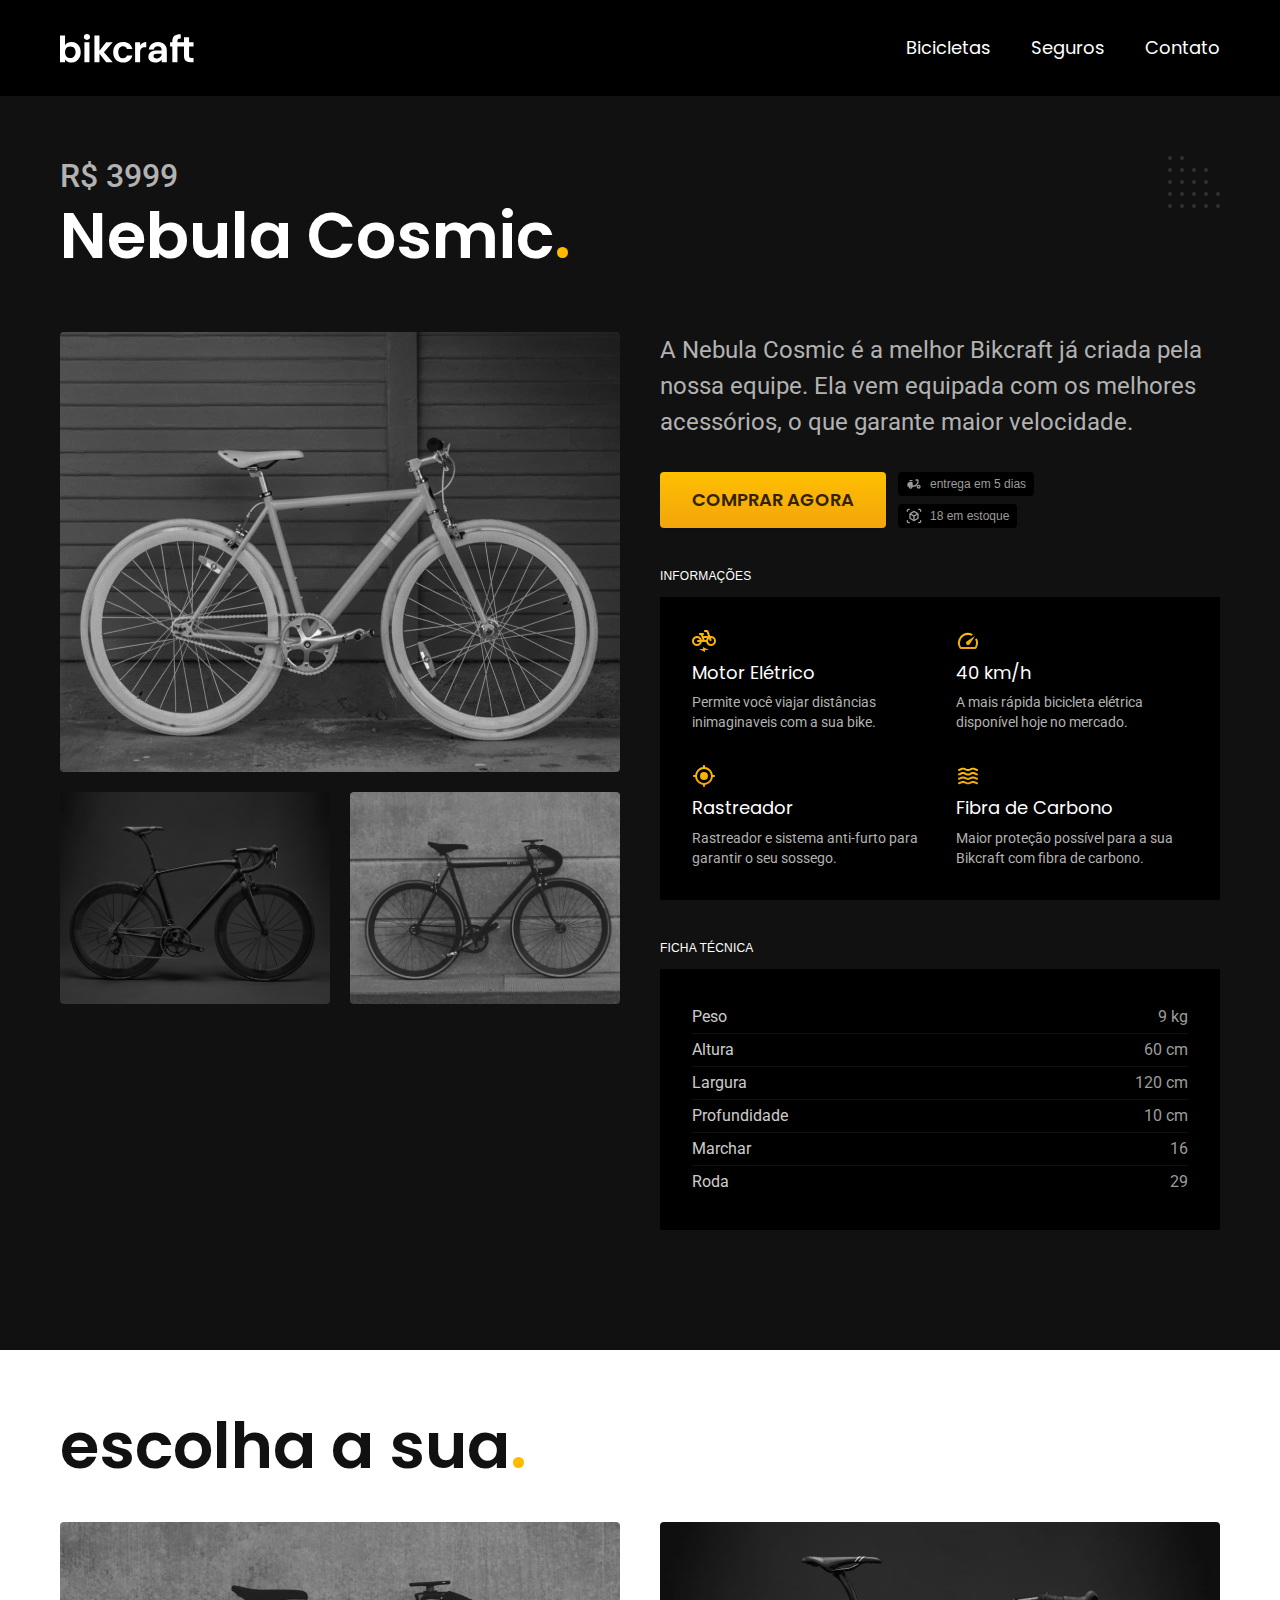
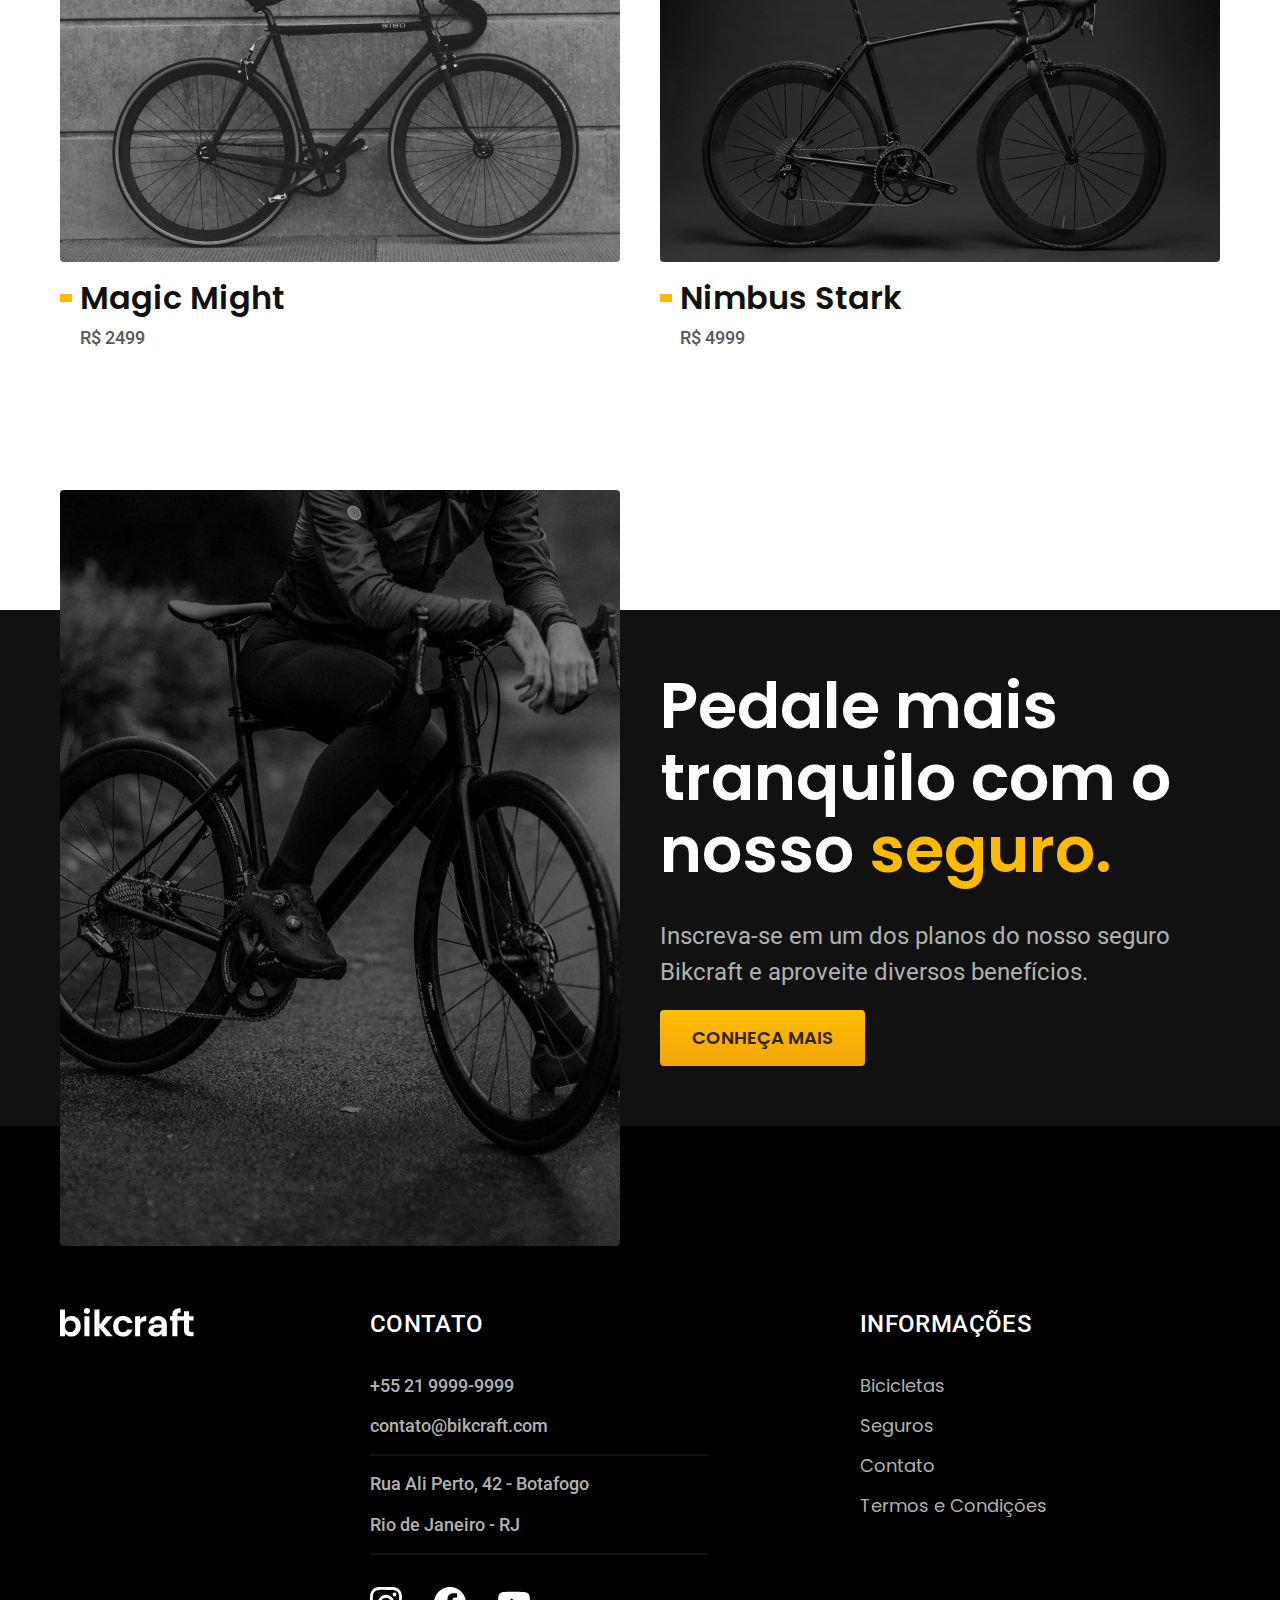
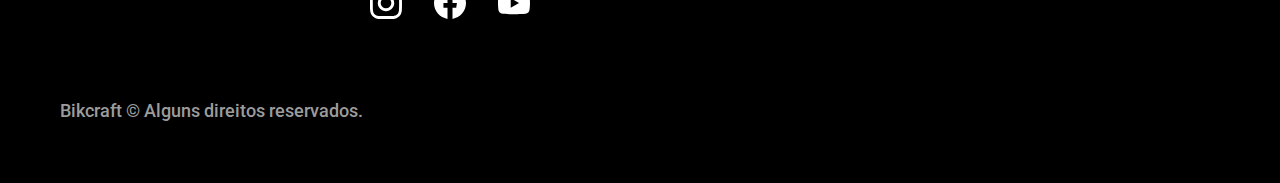
<file: bicicletas/nebula.html>
<!DOCTYPE html>

<html lang="pt-BR">
    <head>
        <meta charset="UTF-8" />
        <meta name="viewport" content="width=device-width, initial-scale=1.0" />
        <meta http-equiv="X-UA-Compatible" content="IE-edge" />
        <meta name="description" content="Termos e condições" />
        <title>Nebula | Bikcraft</title>
        <link rel="stylesheet" href="../css/style.css" />

        <link rel="preconnect" href="https://fonts.googleapis.com" />
        <link rel="preconnect" href="https://fonts.gstatic.com" crossorigin />
        <link
            href="https://fonts.googleapis.com/css2?family=Merriweather:ital,wght@1,900&family=Poppins:wght@400;600&family=Roboto:wght@400;500&display=swap"
            rel="stylesheet"
        />
        <script>
            document.documentElement.classList.add('js');
        </script>
    </head>
    <body id="bicicleta">
        <header class="header-bg">
            <div class="header container">
                <a href="../">
                    <img
                        src="../img/bikcraft.svg"
                        width="136"
                        height="32"
                        alt="Bikcraft"
                    />
                </a>

                <nav aria-label="primaria">
                    <ul class="header-menu font-1-m cor-0">
                        <li><a href="../bicicletas.html">Bicicletas</a></li>
                        <li><a href="../seguros.html">Seguros</a></li>
                        <li><a href="../contato.html">Contato</a></li>
                    </ul>
                </nav>
            </div>
        </header>

        <main class="titulo-bg">
            <div>
                <div class="titulo container">
                    <p class="font-2-xl cor-5">R$ 3999</p>
                    <h1 class="font-1-xxl cor-0">
                        Nebula Cosmic<span class="cor-p1">.</span>
                    </h1>
                </div>
            </div>

            <div class="bicicleta container">
                <div class="bicicleta-imagens">
                    <img
                        src="../img/bicicleta/nimbus3.jpg"
                        width="1120"
                        height="880"
                        alt=""
                    />
                    <img
                        src="../img/bicicleta/nimbus1.jpg"
                        width="1120"
                        height="880"
                        alt=""
                    />
                    <img
                        src="../img/bicicleta/nimbus2.jpg"
                        width="1120"
                        height="880"
                        alt=""
                    />
                </div>

                <div class="bicicleta-conteudo">
                    <p class="font-2-l cor-5">
                        A Nebula Cosmic é a melhor Bikcraft já criada pela nossa equipe.
                        Ela vem equipada com os melhores acessórios, o que garante maior
                        velocidade.
                    </p>

                    <div class="bicicleta-comprar">
                        <a
                            class="botao"
                            href="../orcamento.html?tipo=bikcraft&produto=nebula"
                            >Comprar Agora</a
                        >
                        <span class="font-1-xs cor-6">
                            <img
                                src="../img/icones/entrega.svg"
                                width="16"
                                height="16"
                                alt=""
                            />
                            entrega em 5 dias
                        </span>
                        <span class="font-1-xs cor-6">
                            <img
                                src="../img/icones/estoque.svg"
                                width="16"
                                height="16"
                                alt=""
                            />
                            18 em estoque
                        </span>
                    </div>

                    <h2 class="font-1-xs cor-0">Informações</h2>
                    <ul class="bicicleta-informacoes">
                        <li>
                            <img
                                src="../img/icones/eletrica.svg"
                                width="32"
                                height="32"
                                alt=""
                            />
                            <h3 class="font-1-m cor-0">Motor Elétrico</h3>
                            <p class="font-2-xs cor-5">
                                Permite você viajar distâncias inimaginaveis com a sua
                                bike.
                            </p>
                        </li>
                        <li>
                            <img
                                src="../img/icones/velocidade.svg"
                                width="32"
                                height="32"
                                alt=""
                            />
                            <h3 class="font-1-m cor-0">40 km/h</h3>
                            <p class="font-2-xs cor-5">
                                A mais rápida bicicleta elétrica disponível hoje no
                                mercado.
                            </p>
                        </li>
                        <li>
                            <img
                                src="../img/icones/rastreador.svg"
                                width="32"
                                height="32"
                                alt=""
                            />
                            <h3 class="font-1-m cor-0">Rastreador</h3>
                            <p class="font-2-xs cor-5">
                                Rastreador e sistema anti-furto para garantir o seu
                                sossego.
                            </p>
                        </li>
                        <li>
                            <img
                                src="../img/icones/carbono.svg"
                                width="32"
                                height="32"
                                alt=""
                            />
                            <h3 class="font-1-m cor-0">Fibra de Carbono</h3>
                            <p class="font-2-xs cor-5">
                                Maior proteção possível para a sua Bikcraft com fibra de
                                carbono.
                            </p>
                        </li>
                    </ul>

                    <h2 class="font-1-xs cor-0">Ficha Técnica</h2>
                    <ul class="bicicleta-ficha font-2-s cor-4">
                        <li>Peso <span>9 kg</span></li>
                        <li>Altura <span>60 cm</span></li>
                        <li>Largura <span>120 cm</span></li>
                        <li>Profundidade <span>10 cm</span></li>
                        <li>Marchar <span>16</span></li>
                        <li>Roda <span>29</span></li>
                    </ul>
                </div>
            </div>
        </main>

        <article class="bicicletas-lista container">
            <h2 class="font-1-xxl">escolha a sua<span class="cor-p1">.</span></h2>

            <ul>
                <li>
                    <a href="./magic.html">
                        <img
                            src="../img/bicicletas/magic.jpg"
                            width="1120"
                            height="680"
                            alt="Bicicleta preta"
                        />
                        <h3 class="font-1-xl">Magic Might</h3>
                        <span class="font-2-m cor-8">R$ 2499</span>
                    </a>
                </li>
                <li>
                    <a href="./nimbus.html">
                        <img
                            src="../img/bicicletas/nimbus.jpg"
                            width="1120"
                            height="680"
                            alt="Bicicleta preta"
                        />
                        <h3 class="font-1-xl">Nimbus Stark</h3>
                        <span class="font-2-m cor-8">R$ 4999</span>
                    </a>
                </li>
            </ul>
        </article>

        <article class="seguro-bg">
            <div class="seguro container">
                <div class="seguro-imagem">
                    <img
                        src="../img/fotos/seguros.jpg"
                        width="1360"
                        height="1512"
                        alt="Pessoa parada em cima de uma bicicleta"
                    />
                </div>
                <div class="seguro-conteudo">
                    <h2 class="font-1-xxl cor-0">
                        Pedale mais tranquilo com o nosso
                        <span class="cor-p1">seguro.</span>
                    </h2>
                    <p class="font-2-l cor-5">
                        Inscreva-se em um dos planos do nosso seguro Bikcraft e aproveite
                        diversos benefícios.
                    </p>
                    <a class="botao" href="../seguros.html">Conheça Mais</a>
                </div>
            </div>
        </article>

        <footer class="footer-bg">
            <div class="footer container">
                <img src="../img/bikcraft.svg" width="136" height="32" alt="Bikcraft" />
                <div class="footer-contato">
                    <h3 class="font-2-l-b cor-0">Contato</h3>
                    <ul class="font-2-m cor-5">
                        <li><a href="tel:+552199999999">+55 21 9999-9999</a></li>
                        <li>
                            <a href="mailto:contato@bikcraft.com">contato@bikcraft.com</a>
                        </li>
                        <li>Rua Ali Perto, 42 - Botafogo</li>
                        <li>Rio de Janeiro - RJ</li>
                    </ul>
                    <div class="footer-redes">
                        <a href="./"
                            ><img
                                src="../img/redes/instagram.svg"
                                width="32"
                                height="32"
                                alt="Instagram"
                        /></a>
                        <a href="./"
                            ><img
                                src="../img/redes/facebook.svg"
                                width="32"
                                height="32"
                                alt="Facebook"
                        /></a>
                        <a href="./"
                            ><img
                                src="../img/redes/youtube.svg"
                                width="32"
                                height="32"
                                alt="Youtube"
                        /></a>
                    </div>
                </div>
                <div class="footer-informacoes">
                    <h3 class="font-2-l-b cor-0">Informações</h3>
                    <nav>
                        <ul class="font-1-m cor-5">
                            <li><a href="./bicicletas.html">Bicicletas</a></li>
                            <li><a href="./seguros.html">Seguros</a></li>
                            <li><a href="./contato.html">Contato</a></li>
                            <li><a href="./termos.html">Termos e Condições</a></li>
                        </ul>
                    </nav>
                </div>
                <p class="footer-copy font-2-m cor-6">
                    Bikcraft © Alguns direitos reservados.
                </p>
            </div>
        </footer>

        <script src="../js/script.js"></script>
    </body>
</html>
</file>
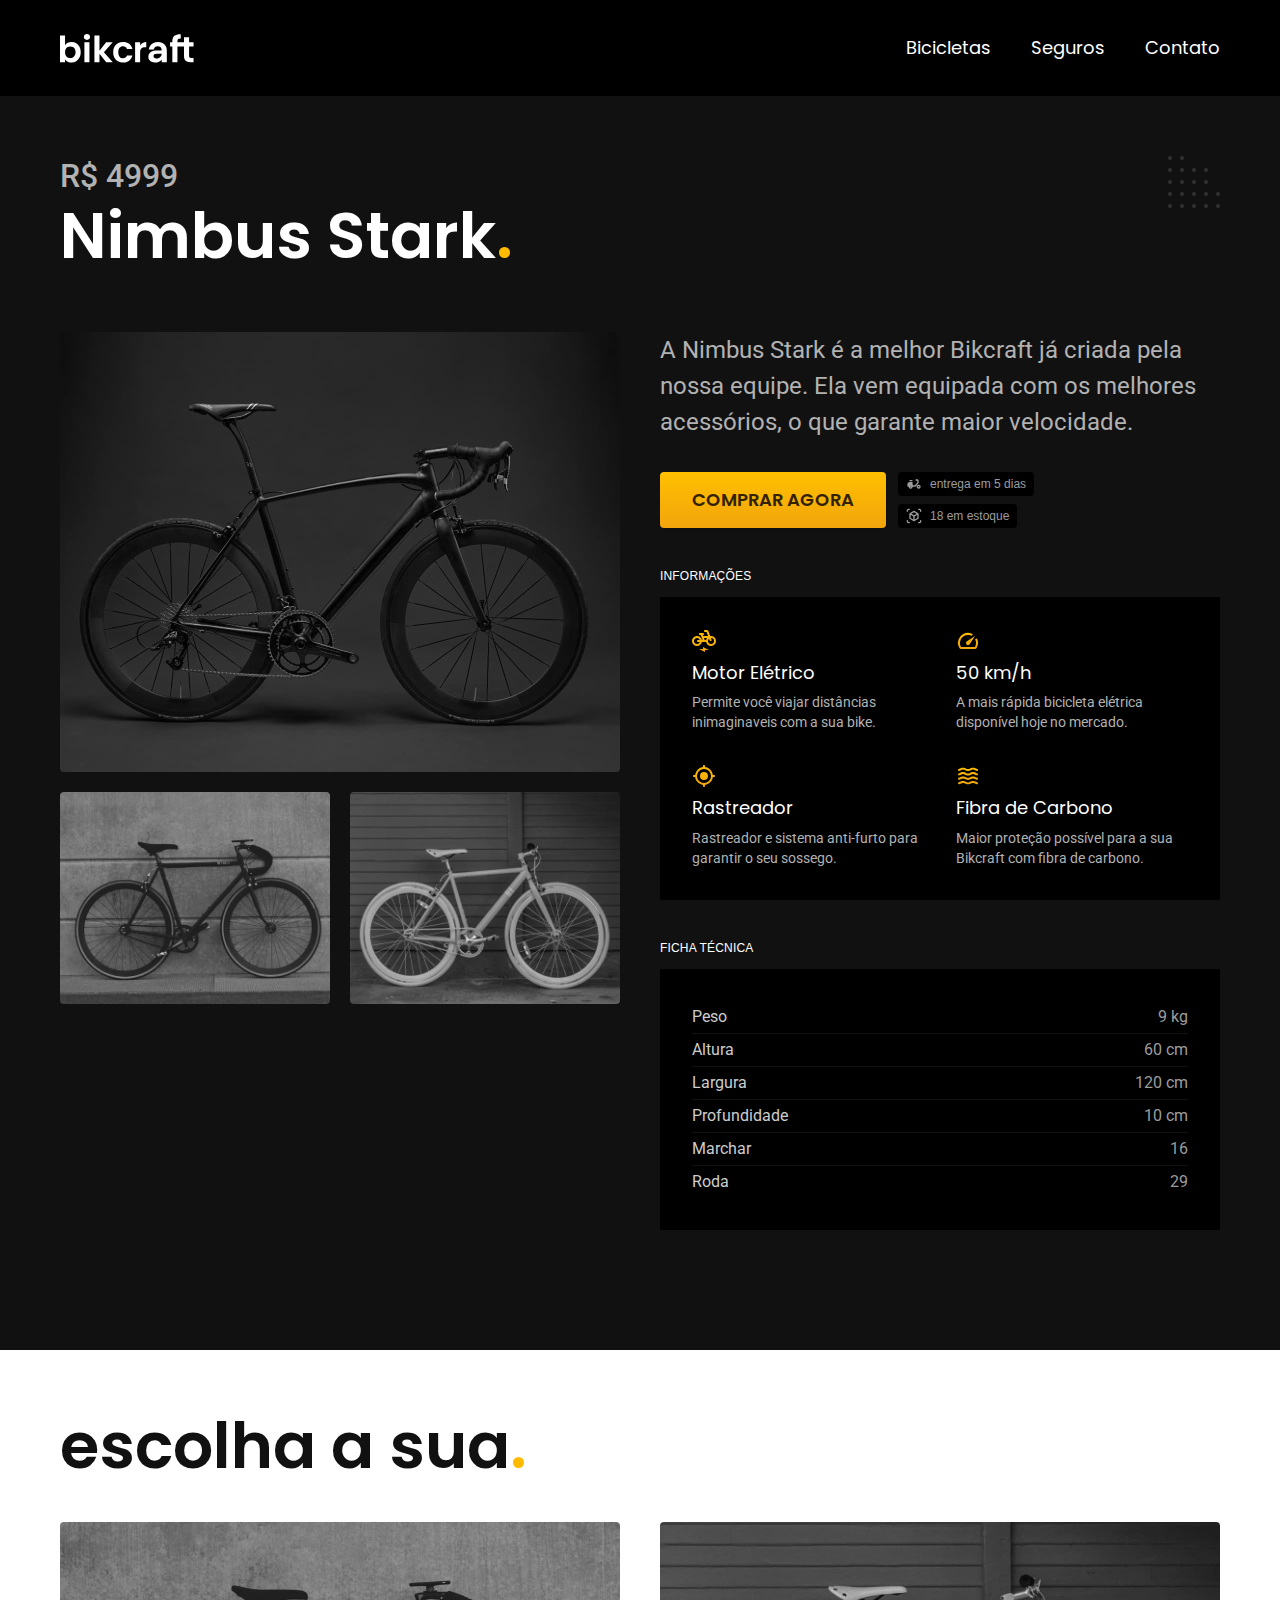
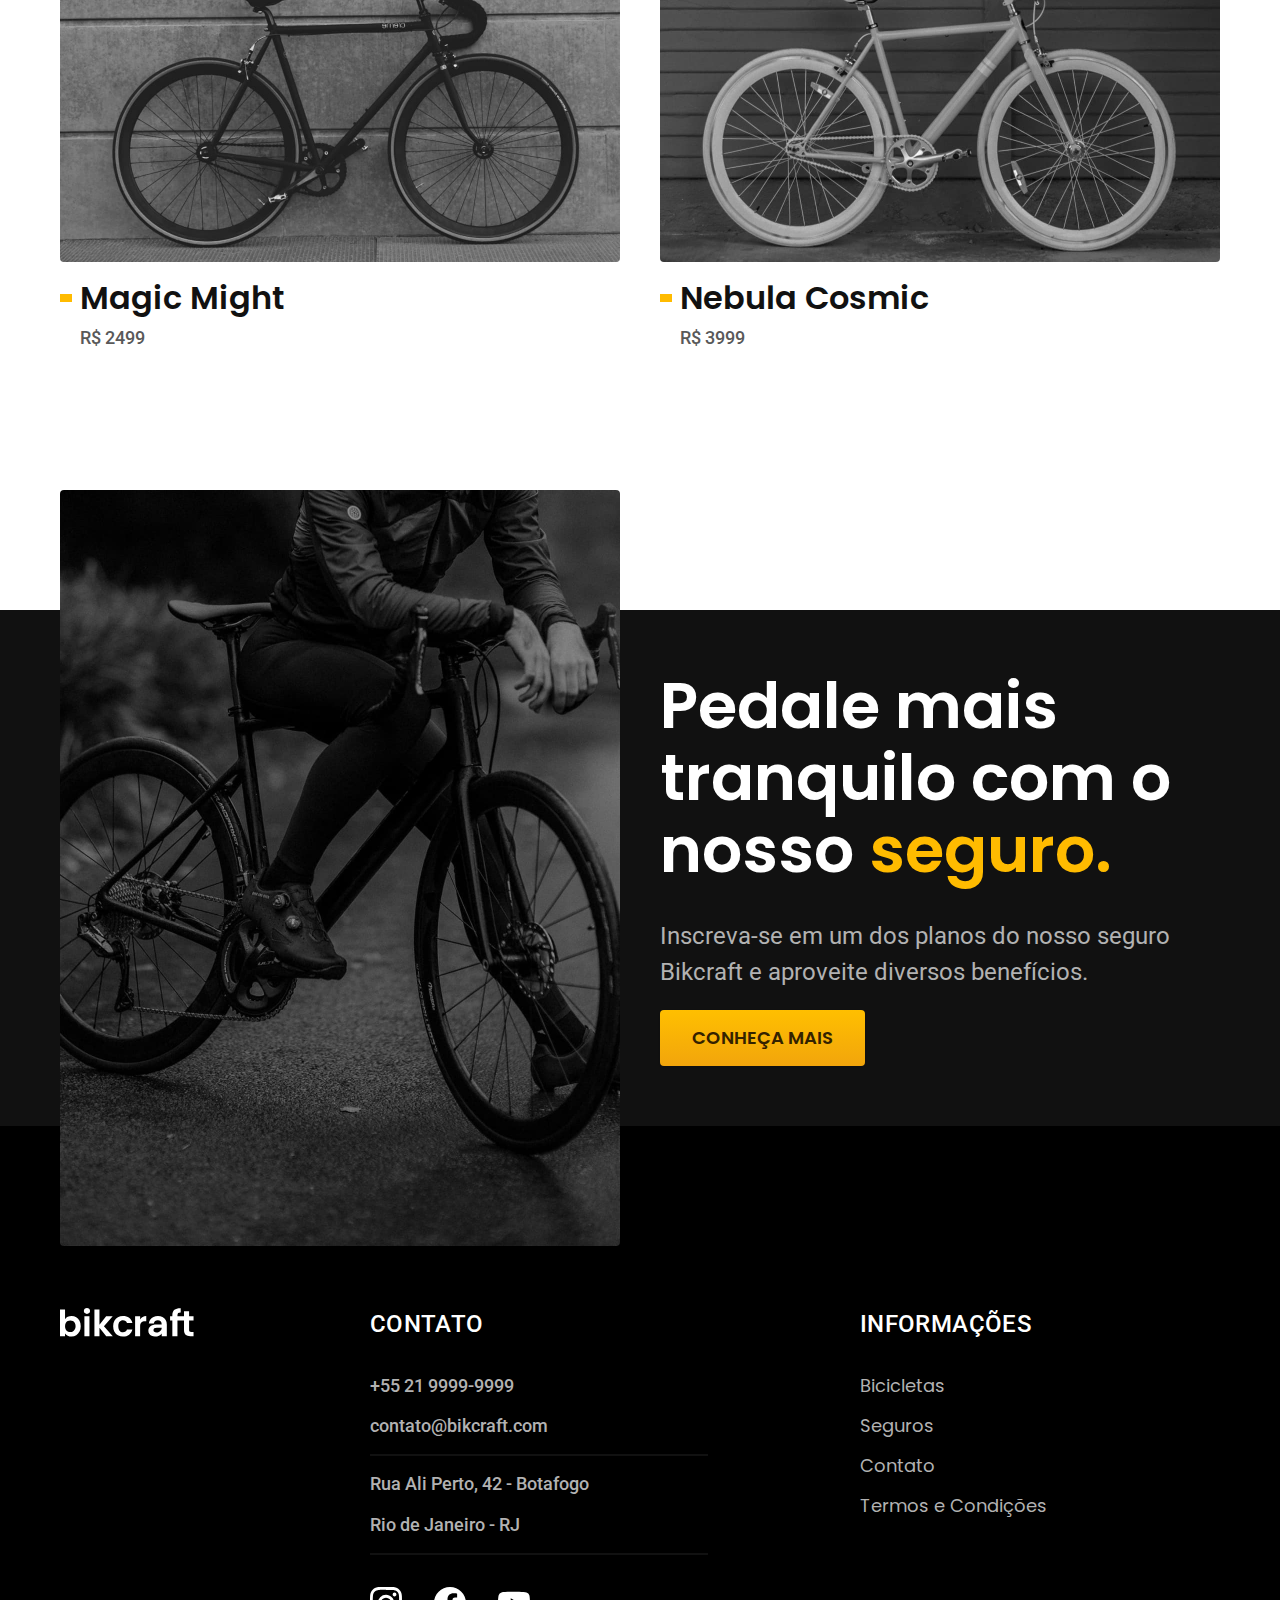
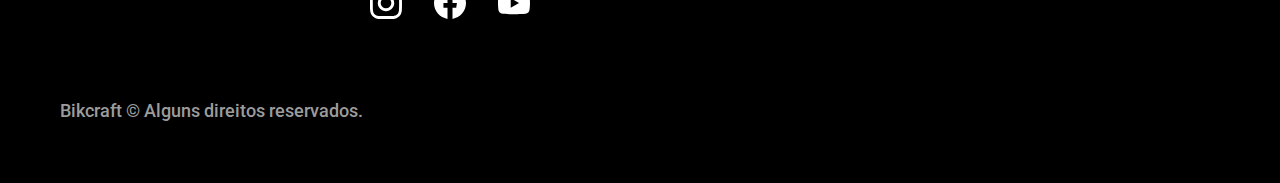
<file: bicicletas/nimbus.html>
<!DOCTYPE html>

<html lang="pt-BR">
    <head>
        <meta charset="UTF-8" />
        <meta name="viewport" content="width=device-width, initial-scale=1.0" />
        <meta http-equiv="X-UA-Compatible" content="IE-edge" />
        <meta name="description" content="Termos e condições" />
        <title>Nimbus | Bikcraft</title>
        <link rel="stylesheet" href="../css/style.css" />

        <link rel="preconnect" href="https://fonts.googleapis.com" />
        <link rel="preconnect" href="https://fonts.gstatic.com" crossorigin />
        <link
            href="https://fonts.googleapis.com/css2?family=Merriweather:ital,wght@1,900&family=Poppins:wght@400;600&family=Roboto:wght@400;500&display=swap"
            rel="stylesheet"
        />
        <script>
            document.documentElement.classList.add('js');
        </script>
    </head>
    <body id="bicicleta">
        <header class="header-bg">
            <div class="header container">
                <a href="../">
                    <img
                        src="../img/bikcraft.svg"
                        width="136"
                        height="32"
                        alt="Bikcraft"
                    />
                </a>

                <nav aria-label="primaria">
                    <ul class="header-menu font-1-m cor-0">
                        <li><a href="../bicicletas.html">Bicicletas</a></li>
                        <li><a href="../seguros.html">Seguros</a></li>
                        <li><a href="../contato.html">Contato</a></li>
                    </ul>
                </nav>
            </div>
        </header>

        <main class="titulo-bg">
            <div>
                <div class="titulo container">
                    <p class="font-2-xl cor-5">R$ 4999</p>
                    <h1 class="font-1-xxl cor-0">
                        Nimbus Stark<span class="cor-p1">.</span>
                    </h1>
                </div>
            </div>

            <div class="bicicleta container">
                <div class="bicicleta-imagens">
                    <img
                        src="../img/bicicleta/nimbus1.jpg"
                        width="1120"
                        height="880"
                        alt=""
                    />
                    <img
                        src="../img/bicicleta/nimbus2.jpg"
                        width="1120"
                        height="880"
                        alt=""
                    />
                    <img
                        src="../img/bicicleta/nimbus3.jpg"
                        width="1120"
                        height="880"
                        alt=""
                    />
                </div>

                <div class="bicicleta-conteudo">
                    <p class="font-2-l cor-5">
                        A Nimbus Stark é a melhor Bikcraft já criada pela nossa equipe.
                        Ela vem equipada com os melhores acessórios, o que garante maior
                        velocidade.
                    </p>

                    <div class="bicicleta-comprar">
                        <a
                            class="botao"
                            href="../orcamento.html?tipo=bikcraft&produto=nimbus"
                            >Comprar Agora</a
                        >
                        <span class="font-1-xs cor-6">
                            <img
                                src="../img/icones/entrega.svg"
                                width="16"
                                height="16"
                                alt=""
                            />
                            entrega em 5 dias
                        </span>
                        <span class="font-1-xs cor-6">
                            <img
                                src="../img/icones/estoque.svg"
                                width="16"
                                height="16"
                                alt=""
                            />
                            18 em estoque
                        </span>
                    </div>

                    <h2 class="font-1-xs cor-0">Informações</h2>
                    <ul class="bicicleta-informacoes">
                        <li>
                            <img
                                src="../img/icones/eletrica.svg"
                                width="32"
                                height="32"
                                alt=""
                            />
                            <h3 class="font-1-m cor-0">Motor Elétrico</h3>
                            <p class="font-2-xs cor-5">
                                Permite você viajar distâncias inimaginaveis com a sua
                                bike.
                            </p>
                        </li>
                        <li>
                            <img
                                src="../img/icones/velocidade.svg"
                                width="32"
                                height="32"
                                alt=""
                            />
                            <h3 class="font-1-m cor-0">50 km/h</h3>
                            <p class="font-2-xs cor-5">
                                A mais rápida bicicleta elétrica disponível hoje no
                                mercado.
                            </p>
                        </li>
                        <li>
                            <img
                                src="../img/icones/rastreador.svg"
                                width="32"
                                height="32"
                                alt=""
                            />
                            <h3 class="font-1-m cor-0">Rastreador</h3>
                            <p class="font-2-xs cor-5">
                                Rastreador e sistema anti-furto para garantir o seu
                                sossego.
                            </p>
                        </li>
                        <li>
                            <img
                                src="../img/icones/carbono.svg"
                                width="32"
                                height="32"
                                alt=""
                            />
                            <h3 class="font-1-m cor-0">Fibra de Carbono</h3>
                            <p class="font-2-xs cor-5">
                                Maior proteção possível para a sua Bikcraft com fibra de
                                carbono.
                            </p>
                        </li>
                    </ul>

                    <h2 class="font-1-xs cor-0">Ficha Técnica</h2>
                    <ul class="bicicleta-ficha font-2-s cor-4">
                        <li>Peso <span>9 kg</span></li>
                        <li>Altura <span>60 cm</span></li>
                        <li>Largura <span>120 cm</span></li>
                        <li>Profundidade <span>10 cm</span></li>
                        <li>Marchar <span>16</span></li>
                        <li>Roda <span>29</span></li>
                    </ul>
                </div>
            </div>
        </main>

        <article class="bicicletas-lista container">
            <h2 class="font-1-xxl">escolha a sua<span class="cor-p1">.</span></h2>

            <ul>
                <li>
                    <a href="./magic.html">
                        <img
                            src="../img/bicicletas/magic.jpg"
                            width="1120"
                            height="680"
                            alt="Bicicleta preta"
                        />
                        <h3 class="font-1-xl">Magic Might</h3>
                        <span class="font-2-m cor-8">R$ 2499</span>
                    </a>
                </li>
                <li>
                    <a href="./nebula.html">
                        <img
                            src="../img/bicicletas/nebula.jpg"
                            width="1120"
                            height="680"
                            alt="Bicicleta preta"
                        />
                        <h3 class="font-1-xl">Nebula Cosmic</h3>
                        <span class="font-2-m cor-8">R$ 3999</span>
                    </a>
                </li>
            </ul>
        </article>

        <article class="seguro-bg">
            <div class="seguro container">
                <div class="seguro-imagem">
                    <img
                        src="../img/fotos/seguros.jpg"
                        width="1360"
                        height="1512"
                        alt="Pessoa parada em cima de uma bicicleta"
                    />
                </div>
                <div class="seguro-conteudo">
                    <h2 class="font-1-xxl cor-0">
                        Pedale mais tranquilo com o nosso
                        <span class="cor-p1">seguro.</span>
                    </h2>
                    <p class="font-2-l cor-5">
                        Inscreva-se em um dos planos do nosso seguro Bikcraft e aproveite
                        diversos benefícios.
                    </p>
                    <a class="botao" href="../seguros.html">Conheça Mais</a>
                </div>
            </div>
        </article>

        <footer class="footer-bg">
            <div class="footer container">
                <img src="../img/bikcraft.svg" width="136" height="32" alt="Bikcraft" />
                <div class="footer-contato">
                    <h3 class="font-2-l-b cor-0">Contato</h3>
                    <ul class="font-2-m cor-5">
                        <li><a href="tel:+552199999999">+55 21 9999-9999</a></li>
                        <li>
                            <a href="mailto:contato@bikcraft.com">contato@bikcraft.com</a>
                        </li>
                        <li>Rua Ali Perto, 42 - Botafogo</li>
                        <li>Rio de Janeiro - RJ</li>
                    </ul>
                    <div class="footer-redes">
                        <a href="./"
                            ><img
                                src="../img/redes/instagram.svg"
                                width="32"
                                height="32"
                                alt="Instagram"
                        /></a>
                        <a href="./"
                            ><img
                                src="../img/redes/facebook.svg"
                                width="32"
                                height="32"
                                alt="Facebook"
                        /></a>
                        <a href="./"
                            ><img
                                src="../img/redes/youtube.svg"
                                width="32"
                                height="32"
                                alt="Youtube"
                        /></a>
                    </div>
                </div>
                <div class="footer-informacoes">
                    <h3 class="font-2-l-b cor-0">Informações</h3>
                    <nav>
                        <ul class="font-1-m cor-5">
                            <li><a href="./bicicletas.html">Bicicletas</a></li>
                            <li><a href="./seguros.html">Seguros</a></li>
                            <li><a href="./contato.html">Contato</a></li>
                            <li><a href="./termos.html">Termos e Condições</a></li>
                        </ul>
                    </nav>
                </div>
                <p class="footer-copy font-2-m cor-6">
                    Bikcraft © Alguns direitos reservados.
                </p>
            </div>
        </footer>

        <script src="../js/script.js"></script>
    </body>
</html>
</file>
<file: css/style.css>
@import url('./global/global.css');
@import url('./utilidades/tipografia.css');
@import url('./utilidades/cores.css');
@import url('./utilidades/animacao.css');

@import url('./global/header.css');
@import url('./global/footer.css');

/* Utilidades */
@import url('./utilidades/componentes.css');
@import url('./utilidades/formulario.css');

/* Home */
@import url('./home/introducao.css');
@import url('./home/tecnologia.css');
@import url('./home/parceiros.css');
@import url('./home/depoimento.css');

/* Bicicletas */
@import url('./bicicletas/bicicletas-lista.css');
@import url('./bicicletas/bicicletas.css');

/* Bicicleta */
@import url('./bicicleta/bicicleta.css');
@import url('./bicicleta/seguro.css');

/* Seguros */
@import url('./seguros/seguros.css');
@import url('./seguros/vantagens.css');
@import url('./seguros/perguntas.css');

/* Contato */
@import url('./contato/contato.css');
@import url('./contato/lojas.css');

/* Orçamento */
@import url('./orcamento/orcamento.css');

/* Termos */
@import url('./termos/termos.css');
</file>
